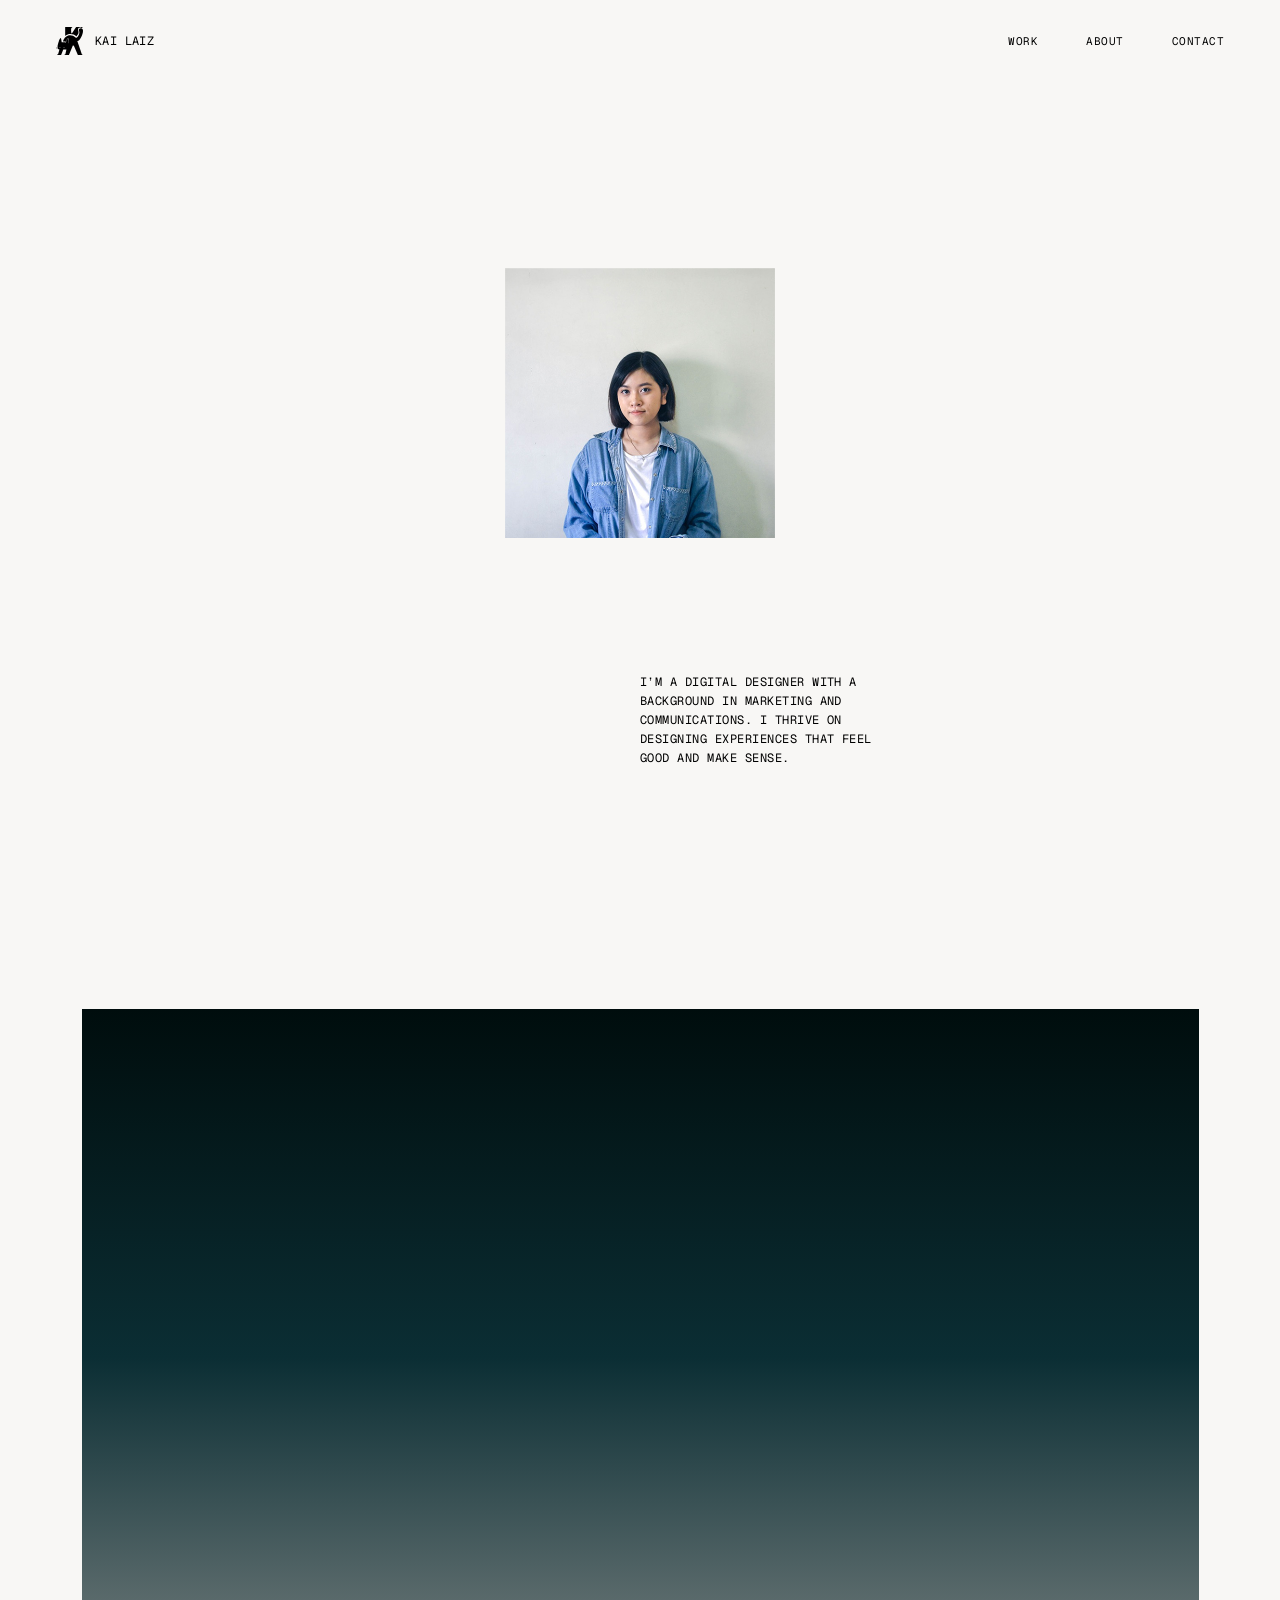
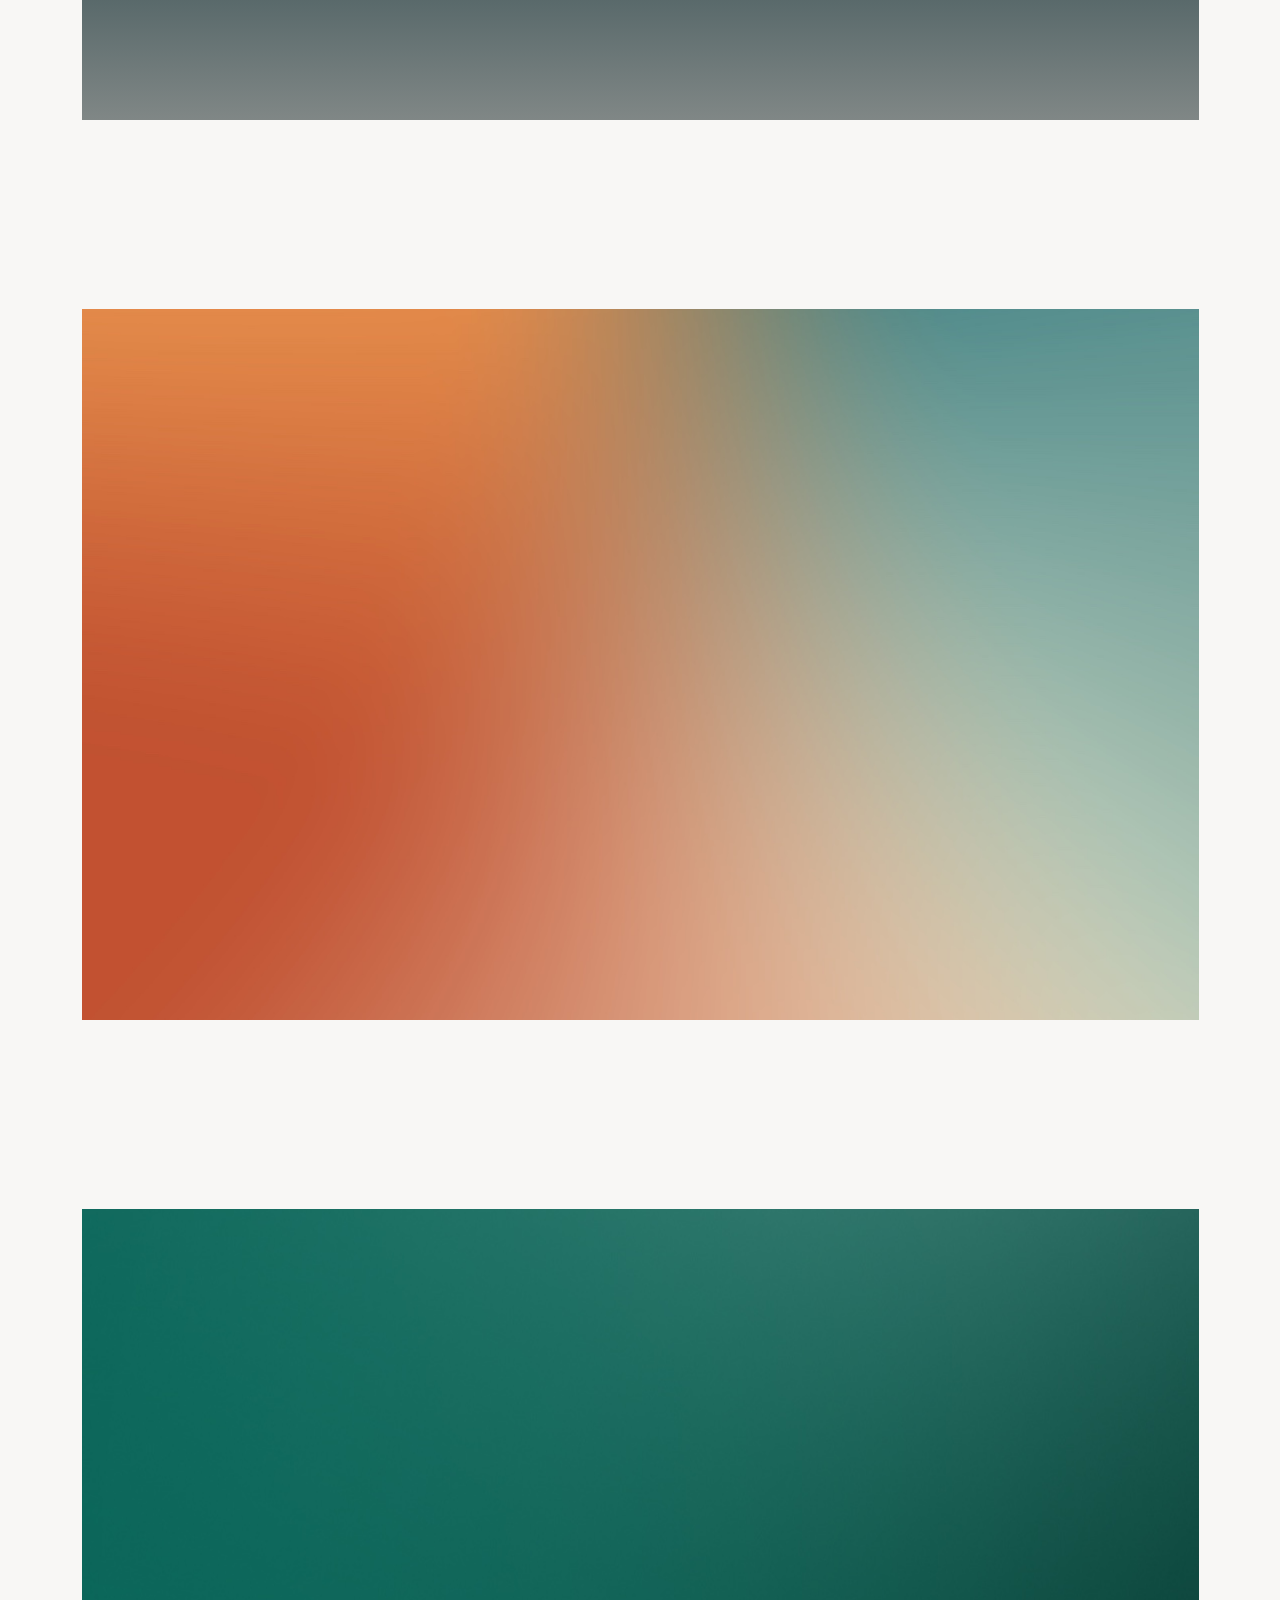
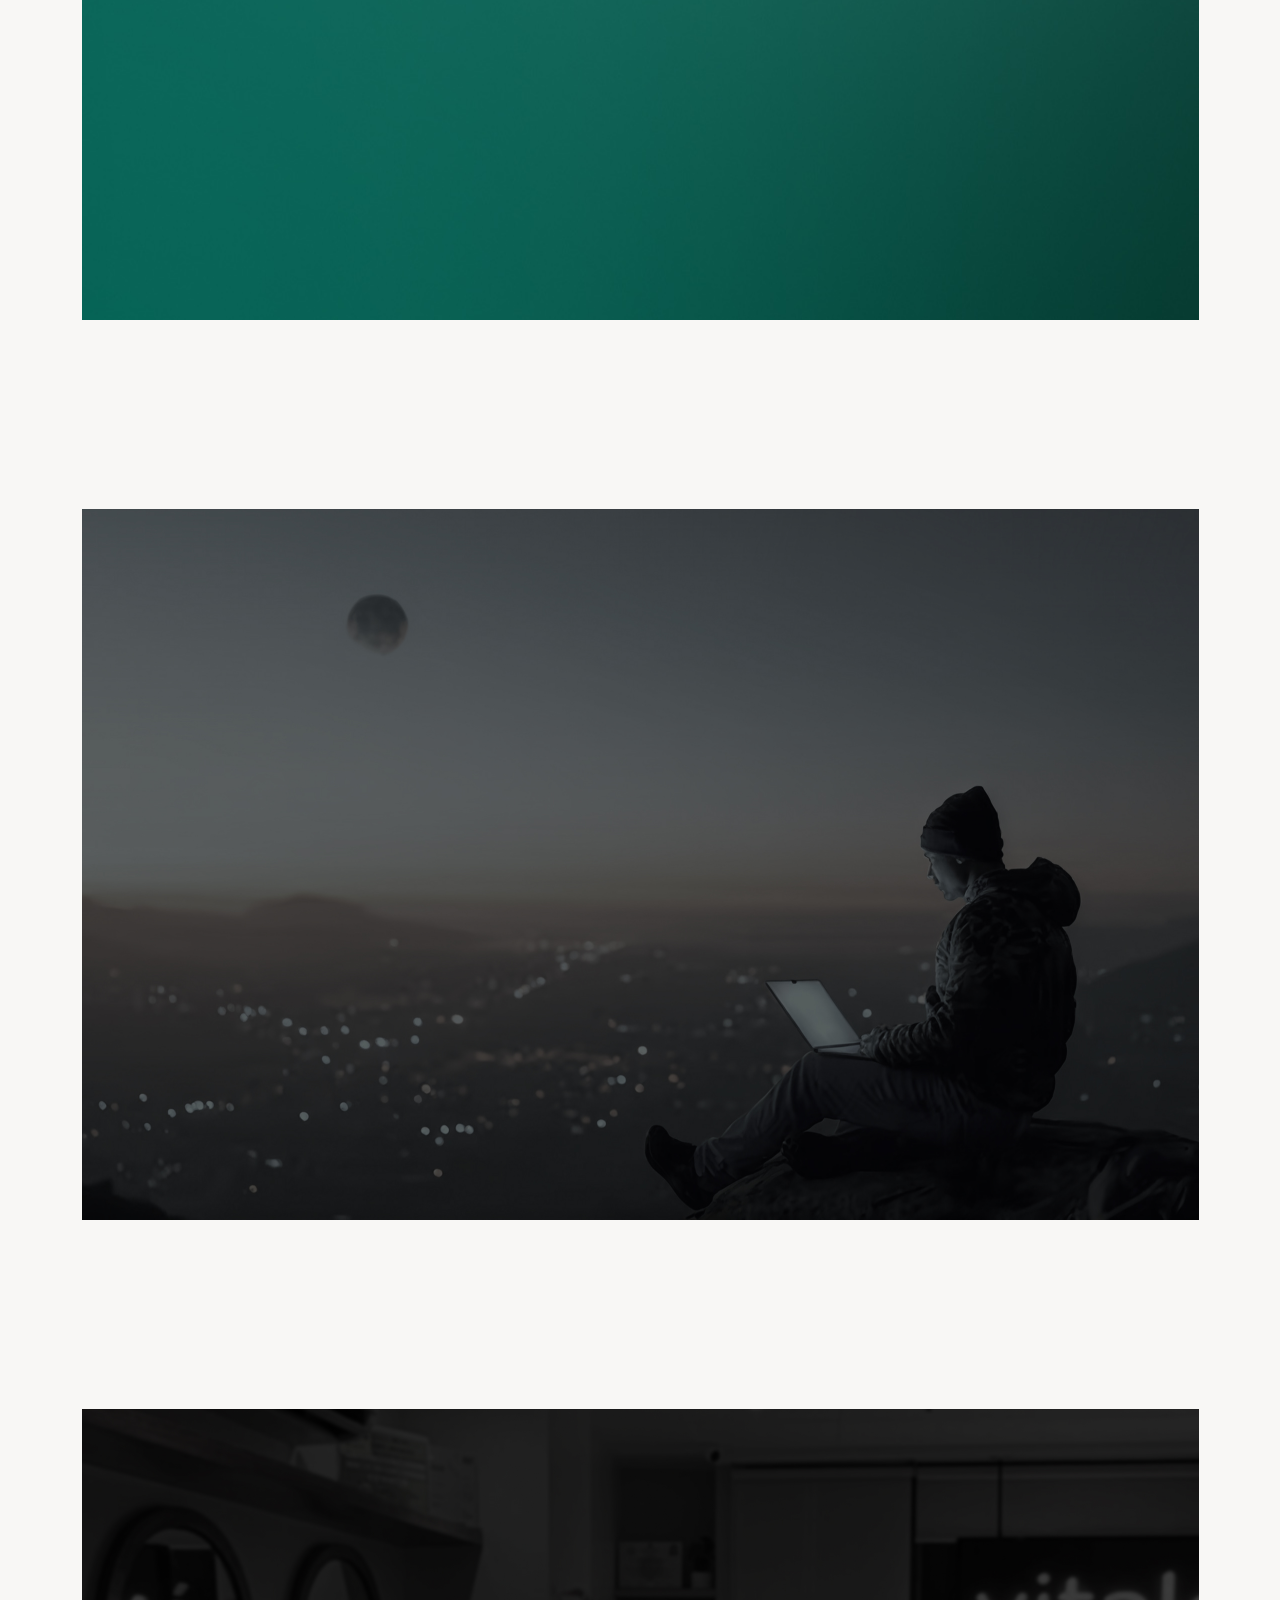
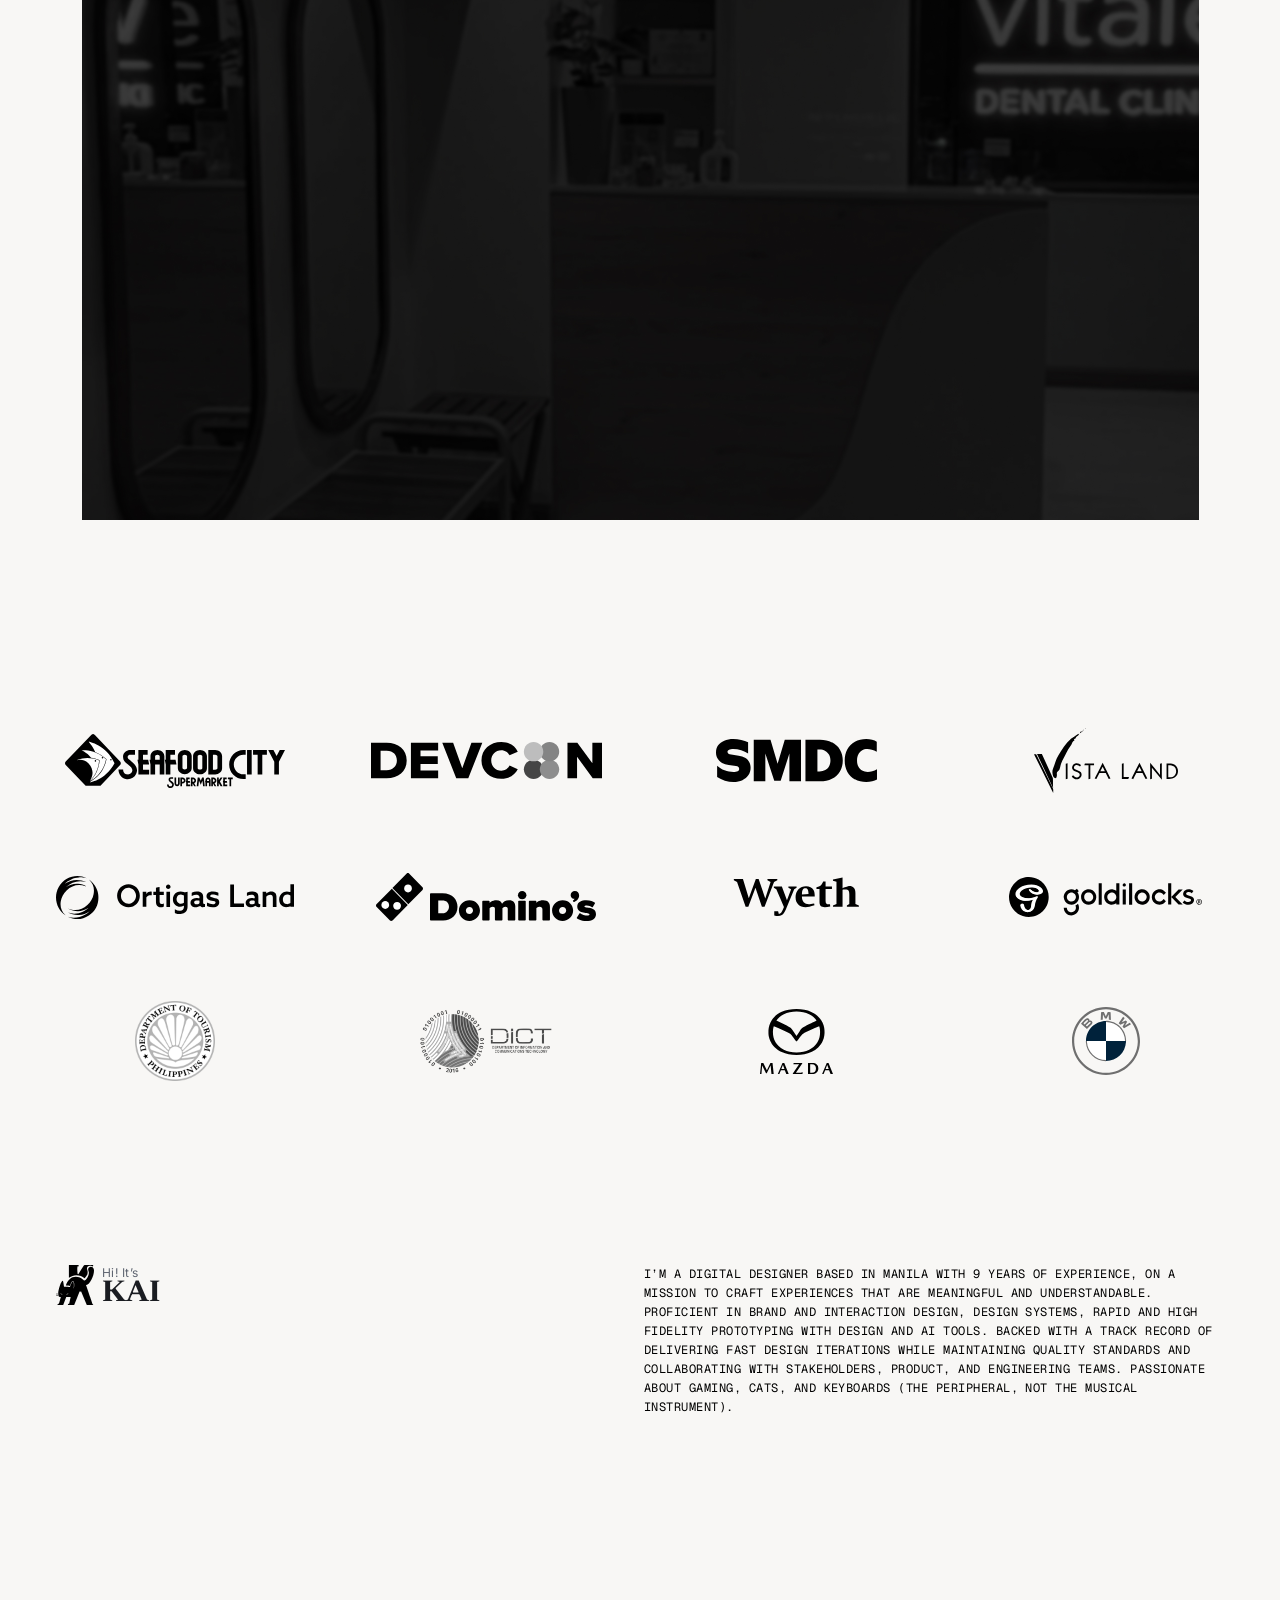
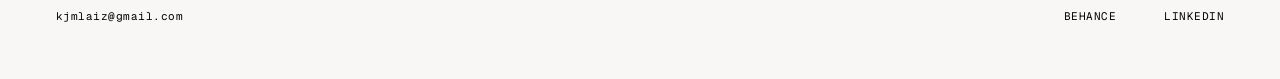
<file: index.html>
<!DOCTYPE html>
<html lang="en">
<head>
<meta charset="UTF-8" />
<meta name="viewport" content="width=device-width, initial-scale=1.0" />
<title>Kai Laiz — Digital Designer</title>
<link rel="preconnect" href="https://fonts.googleapis.com" />
<link rel="preconnect" href="https://fonts.gstatic.com" crossorigin />
<link href="https://fonts.googleapis.com/css2?family=Geist+Mono:wght@400;500&family=Inter:wght@400;500&family=Newsreader:opsz,wght@6..72,700&display=swap" rel="stylesheet" />
<link rel="stylesheet" href="styles.css" />
</head>
<body>

  <div class="above-fold">
    <header class="site-header">
      <div class="brand mono"><img class="brand__mark" src="assets/logo-mark.svg" alt="" /><span>Kai Laiz</span></div>
      <nav class="nav mono">
        <a href="#work">Work</a>
        <a href="#about">About</a>
        <a href="#contact">Contact</a>
      </nav>
    </header>

    <section class="hero" id="heroSection">
      <div class="hero__visual" id="heroVisual">
        <img id="heroThumb" class="hero__thumb" src="assets/hero-photo.png" alt="Portrait of Kai Laiz" />
        <img id="heroImage" class="hero__gallery" alt="" />
      </div>
      <p class="hero__tagline mono">I&rsquo;m a digital designer with a background in marketing and communications. I thrive on designing experiences that feel good and make sense.</p>
    </section>
  </div>

  <main>

    <section id="work" class="cases">

      <article class="case case--tinkoff case--hidden-heading">
        <a class="case__link" href="case-higala.html" style="display: contents;">
          <div class="case__heading mono">
            <span>Reinventing the Design Process with AI at Higala</span>
            <span>Fintech</span>
          </div>
          <div class="case__frame case__frame--tinkoff">
            <div class="case__mockup case__mockup--tinkoff">
              <img src="assets/tinkoff-mockup.png" alt="Higala app on MacBook and iPhone" />
            </div>
          </div>
        </a>
      </article>

      <article class="case case--hidden-heading">
        <a class="case__link" href="case-wideawake.html" style="display: contents;">
          <div class="case__heading mono">
            <span>Wide Awake Specialty Coffee Website</span>
            <span>E-commerce / Website</span>
          </div>
          <div class="case__frame case__frame--wideawake">
            <div class="case__mockup case__mockup--wideawake">
              <img src="assets/wideawake-mockup.png" alt="Wide Awake Specialty Coffee website shown in a browser window" />
            </div>
          </div>
        </a>
      </article>

      <article class="case case--hidden-heading">
        <a class="case__link" href="case-sfc.html" style="display: contents;">
          <div class="case__heading mono">
            <span>Building a Seamless Warehouse Operating System for Seafood City</span>
            <span>Enterprise / Logistics</span>
          </div>
          <div class="case__frame case__frame--sfc">
            <div class="case__mockup case__mockup--sfc">
              <img src="assets/sfc-device.png" alt="ScanSKU handheld barcode scanner device" />
            </div>
          </div>
        </a>
      </article>

      <article class="case case--hidden-heading">
        <a class="case__link" href="case-earnie.html" style="display: contents;">
          <div class="case__heading mono">
            <span>EARNie Brand Identity</span>
            <span>Branding / Fintech</span>
          </div>
          <div class="case__frame case__frame--earnie">
            <div class="case__mockup case__mockup--earnie">
              <img src="assets/earnie-logo.svg" alt="EARNie logo" />
            </div>
          </div>
        </a>
      </article>

      <article class="case case--hidden-heading case--locked" aria-disabled="true">
        <div class="case__heading mono">
          <span>Vitale Dental Clinic Brand Identity</span>
          <span>Branding / Healthcare</span>
        </div>
        <div class="case__frame case__frame--vitale" data-cursor="Coming Soon">
          <div class="case__mockup case__mockup--vitale">
            <img src="assets/vitale-logo.svg" alt="Vitale Dental Clinic logo" />
          </div>
        </div>
      </article>

    </section>

    <section class="logos">
      <div class="logos__grid">
        <div class="logo logo--seafoodcity"><img src="assets/logo-seafoodcity.svg" alt="Seafood City" /></div>
        <div class="logo logo--devcon"><img src="assets/logo-devcon.svg" alt="DEVCON" /></div>
        <div class="logo logo--smdc"><img src="assets/logo-smdc.svg" alt="SMDC" /></div>
        <div class="logo logo--vistaland">
          <img class="layer" src="assets/logo-vistaland-1.svg" alt="" />
          <img class="layer" src="assets/logo-vistaland-2.svg" alt="Vista Land" />
        </div>
        <div class="logo logo--ortigasland"><img src="assets/logo-ortigasland.svg" alt="Ortigas Land" /></div>
        <div class="logo logo--dominos">
          <img class="layer" src="assets/logo-dominos-1.svg" alt="" />
          <img class="layer" src="assets/logo-dominos-2.svg" alt="Domino's Pizza" />
        </div>
        <div class="logo logo--wyeth"><img src="assets/logo-wyeth.svg" alt="Wyeth" /></div>
        <div class="logo logo--goldilocks">
          <img class="layer" src="assets/logo-goldilocks-1.svg" alt="" />
          <img class="layer" src="assets/logo-goldilocks-2.svg" alt="Goldilocks" />
        </div>
        <div class="logo logo--dot"><img src="assets/logo-dot.png" alt="Department of Tourism" /></div>
        <div class="logo logo--dict"><img src="assets/logo-dict.png" alt="DICT" /></div>
        <div class="logo logo--mazda"><img src="assets/logo-mazda.svg" alt="Mazda" /></div>
        <div class="logo logo--bmw">
          <img class="layer" src="assets/logo-bmw-1.svg" alt="" />
          <img class="layer" src="assets/logo-bmw-2.svg" alt="" />
          <img class="layer" src="assets/logo-bmw-3.svg" alt="BMW" />
        </div>
      </div>
    </section>

    <section id="about" class="about">
      <div class="about__title">
        <img class="about__logo" src="assets/logo-about.svg" alt="About" />
        <div class="about__greeting">
          <span class="about__hi">Hi! It&rsquo;s</span>
          <span class="about__name">KAI</span>
        </div>
      </div>
      <p class="about__body mono">I&rsquo;m a digital designer based in Manila with 9 years of experience, on a mission to craft experiences that are meaningful and understandable. Proficient in brand and interaction design, design systems, rapid and high fidelity prototyping with design and AI tools. Backed with a track record of delivering fast design iterations while maintaining quality standards and collaborating with stakeholders, product, and engineering teams. Passionate about gaming, cats, and keyboards (the peripheral, not the musical instrument).</p>
    </section>
  </main>

  <footer id="contact" class="site-footer">
    <div class="footer__email mono"><a href="mailto:kjmlaiz@gmail.com">kjmlaiz@gmail.com</a></div>
    <nav class="footer__nav mono">
      <a href="https://www.behance.net/kailaiz" target="_blank" rel="noopener">Behance</a>
      <a href="https://www.linkedin.com/in/karyl-laiz-1228159b/" target="_blank" rel="noopener">LinkedIn</a>
    </nav>
  </footer>

  <div class="cursor-label mono" id="cursorLabel" aria-hidden="true"><span></span></div>

  <script src="script.js"></script>
</body>
</html>
</file>
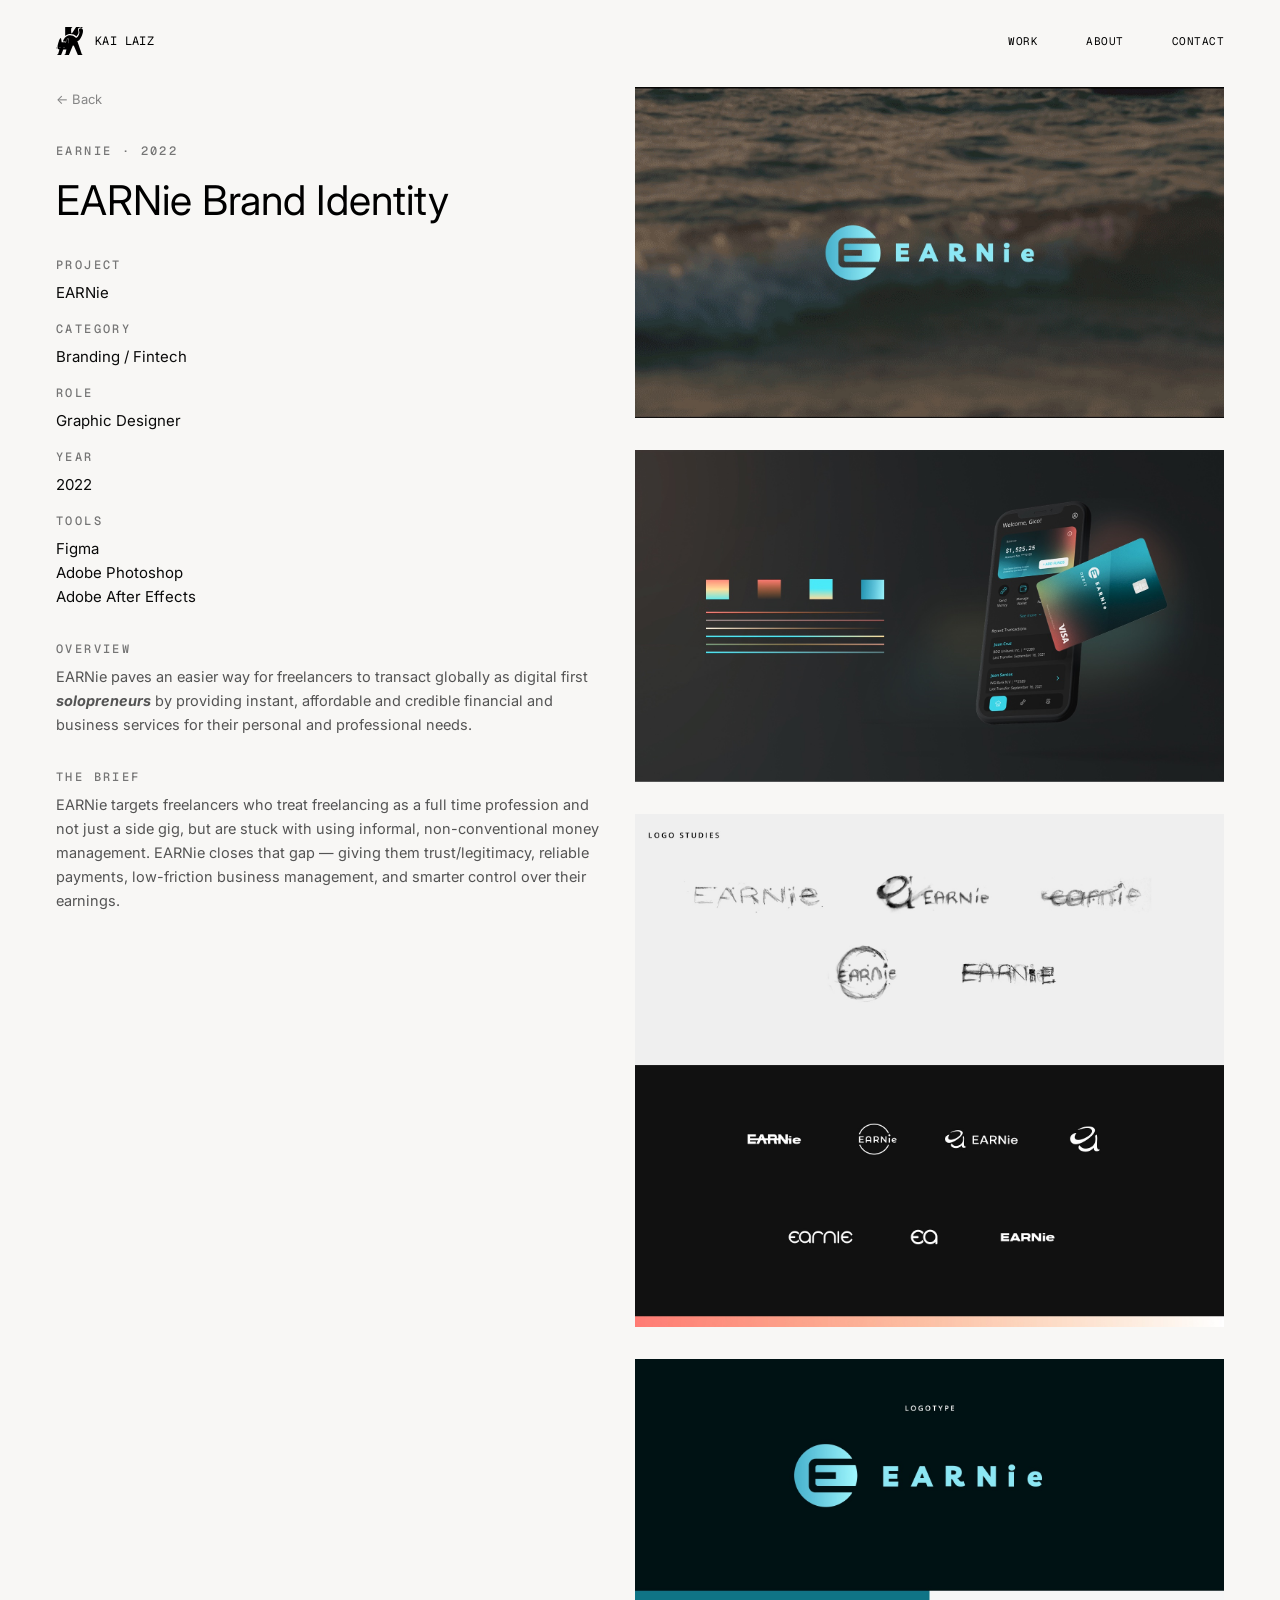
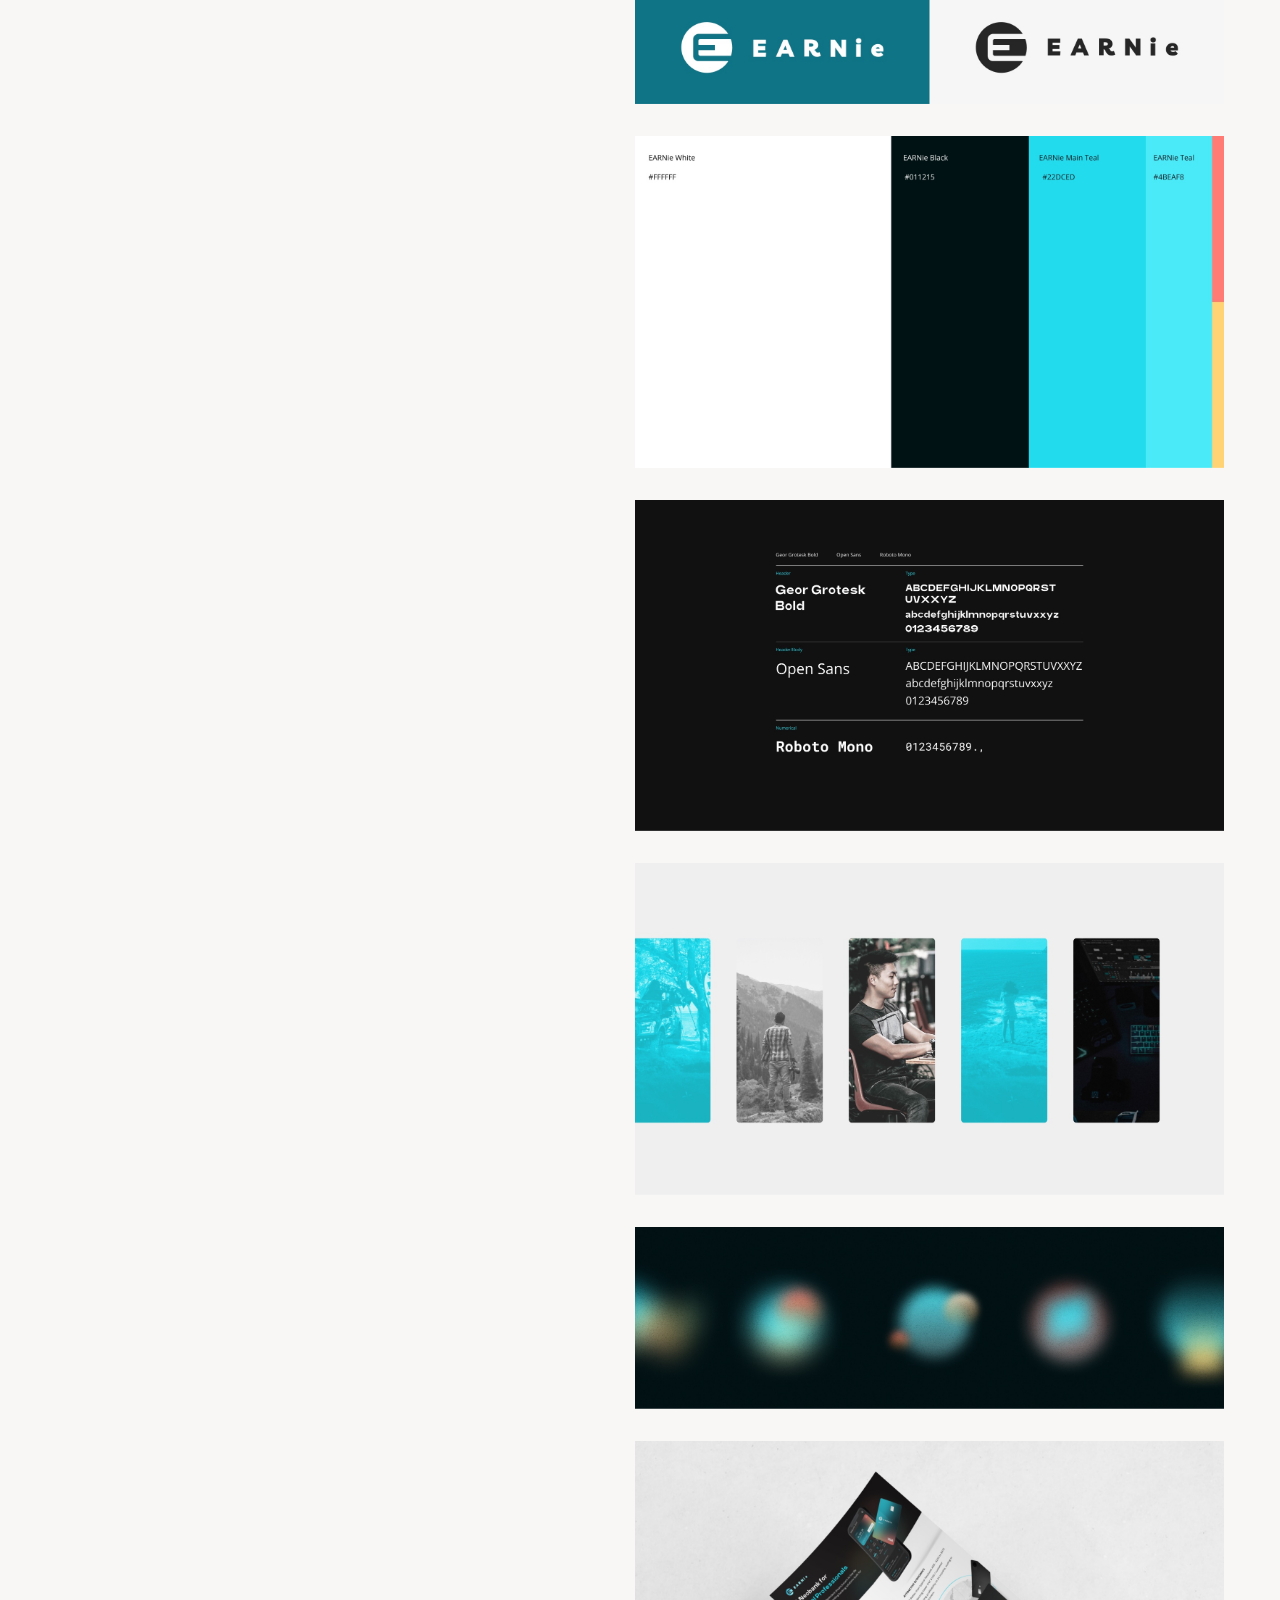
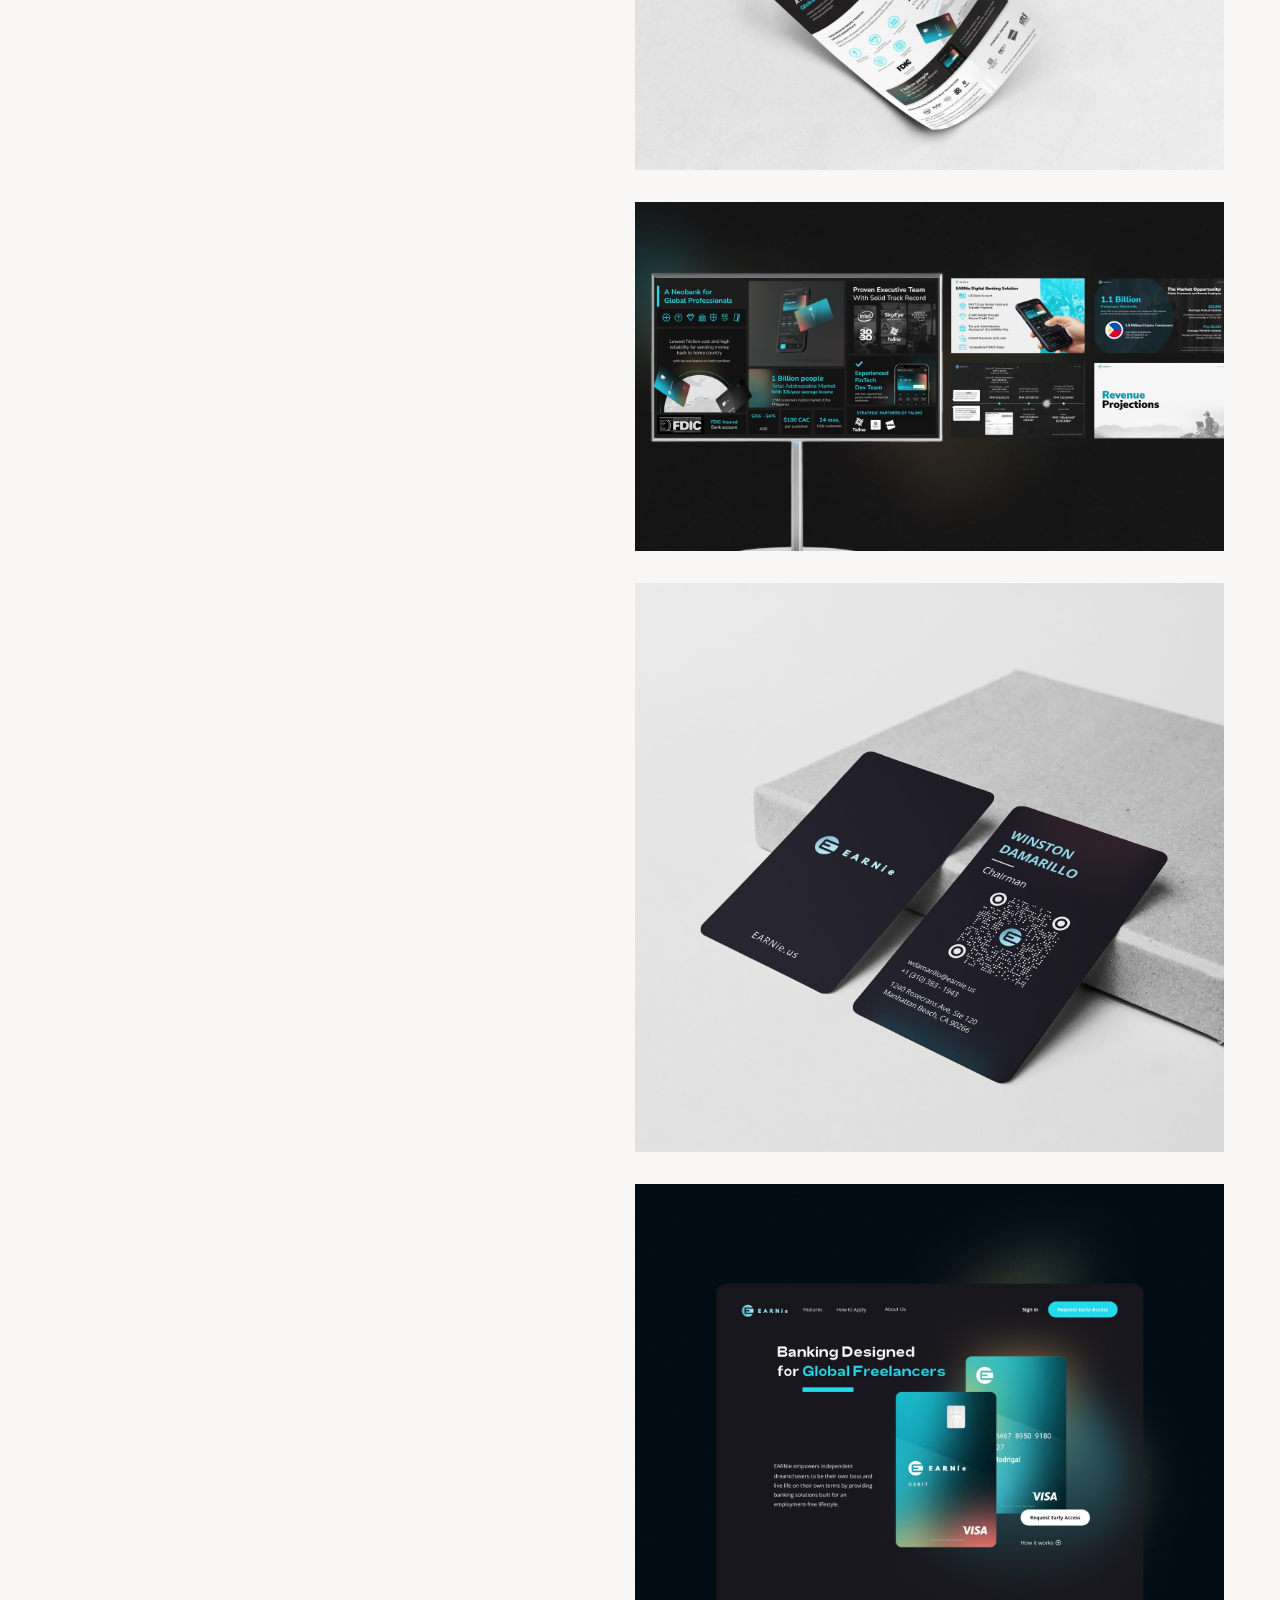
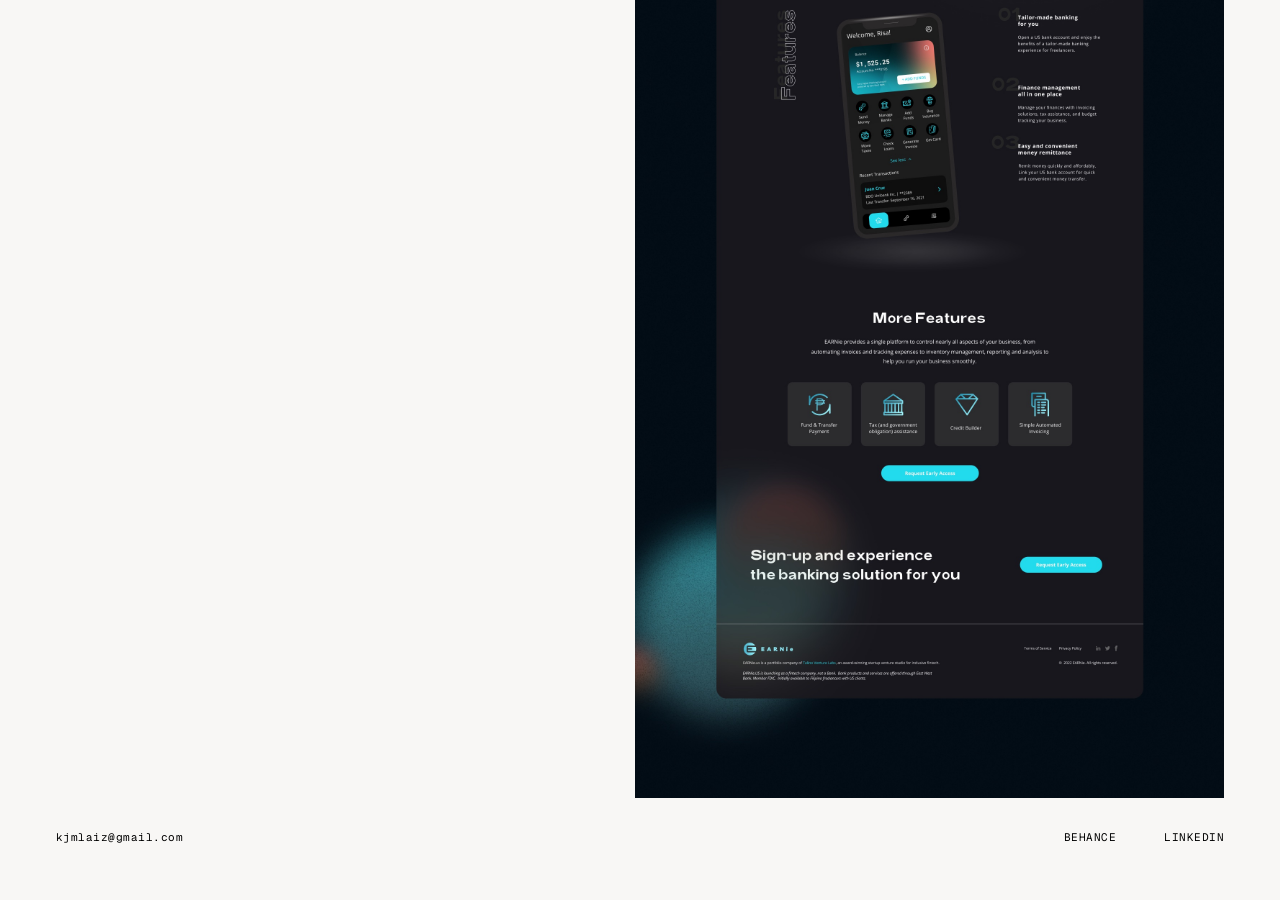
<file: case-earnie.html>
<!DOCTYPE html>
<html lang="en">
<head>
<meta charset="UTF-8" />
<meta name="viewport" content="width=device-width, initial-scale=1.0" />
<title>EARNie Brand Identity — Kai Laiz</title>
<link rel="preconnect" href="https://fonts.googleapis.com" />
<link rel="preconnect" href="https://fonts.gstatic.com" crossorigin />
<link href="https://fonts.googleapis.com/css2?family=Geist+Mono:wght@400;500&family=Inter:wght@400;500;600&display=swap" rel="stylesheet" />
<link rel="stylesheet" href="styles.css" />
</head>
<body>

  <header class="site-header">
    <div class="brand mono"><img class="brand__mark" src="assets/logo-mark.svg" alt="" /><span>Kai Laiz</span></div>
    <nav class="nav mono">
      <a href="index.html#work">Work</a>
      <a href="index.html#about">About</a>
      <a href="index.html#contact">Contact</a>
    </nav>
  </header>

  <main class="wa-case wa-case--wide">
    <aside class="wa-case__panel">
      <a class="case-study__back" href="index.html#work">&larr; Back</a>

      <div class="wa-case__intro">
        <p class="case-study__label">EARNie · 2022</p>
        <h1 class="case-study__title">EARNie Brand Identity</h1>
      </div>

      <div class="wa-case__meta">
        <div class="case-study__meta-item">
          <span class="case-study__label">Project</span>
          <span class="case-study__meta-value">EARNie</span>
        </div>
        <div class="case-study__meta-item">
          <span class="case-study__label">Category</span>
          <span class="case-study__meta-value">Branding / Fintech</span>
        </div>
        <div class="case-study__meta-item">
          <span class="case-study__label">Role</span>
          <span class="case-study__meta-value">Graphic Designer</span>
        </div>
        <div class="case-study__meta-item">
          <span class="case-study__label">Year</span>
          <span class="case-study__meta-value">2022</span>
        </div>
        <div class="case-study__meta-item">
          <span class="case-study__label">Tools</span>
          <span class="case-study__meta-value">Figma<br />Adobe Photoshop<br />Adobe After Effects</span>
        </div>
      </div>

      <div class="wa-case__section">
        <p class="case-study__label">Overview</p>
        <p class="case-study__body">EARNie paves an easier way for freelancers to transact globally as digital first <strong><em>solopreneurs</em></strong> by providing instant, affordable and credible financial and business services for their personal and professional needs.</p>
      </div>

      <div class="wa-case__section">
        <p class="case-study__label">The Brief</p>
        <p class="case-study__body">EARNie targets freelancers who treat freelancing as a full time profession and not just a side gig, but are stuck with using informal, non-conventional money management. EARNie closes that gap — giving them trust/legitimacy, reliable payments, low-friction business management, and smarter control over their earnings.</p>
        <p class="case-study__body">The brand taps into the culture of <strong><em>digital nomads,</em></strong> independent workers that value their time, freedom, and financial wellbeing.</p>
      </div>
    </aside>

    <div class="wa-case__visuals">
      <img src="assets/earnie-cover.jpg" alt="EARNie logo over a blurred wave photograph" />
      <img src="assets/earnie-gradients-app.jpg" alt="Gradient swatches alongside the EARNie app home screen and physical debit card" />
      <img src="assets/earnie-logo-studies.jpg" alt="Logo studies progressing from pencil sketches to digitized wordmark explorations" />
      <img src="assets/earnie-logo-variations.jpg" alt="The EARNie logotype shown on black, teal, and white backgrounds" />
      <img src="assets/earnie-color.jpg" alt="EARNie core color palette: white, black, main teal, and teal" />
      <img src="assets/earnie-typography.jpg" alt="Typography system: Geor Grotesk Bold, Open Sans, and Roboto Mono" />
      <img src="assets/earnie-photo-treatment.jpg" alt="Teal duotone photography treatment applied to lifestyle photos" />
      <img src="assets/earnie-pattern.jpg" alt="Soft gradient orb pattern used as a background texture" />
      <img src="assets/earnie-onepager.jpg" alt="Investor one-pager describing EARNie as a neobank for global professionals" />
      <img src="assets/earnie-pitch-deck.jpg" alt="Brand applied across the investor pitch deck, showing market sizing and product screens" />
      <img src="assets/earnie-business-card.jpg" alt="EARNie business card mock-up with a scannable QR code" />
      <img src="assets/earnie-landing-page.jpg" alt="EARNie marketing website homepage: Banking designed for global freelancers" />
    </div>
  </main>

  <footer id="contact" class="site-footer">
    <div class="footer__email mono"><a href="mailto:kjmlaiz@gmail.com">kjmlaiz@gmail.com</a></div>
    <nav class="footer__nav mono">
      <a href="https://www.behance.net/kailaiz" target="_blank" rel="noopener">Behance</a>
      <a href="https://www.linkedin.com/in/karyl-laiz-1228159b/" target="_blank" rel="noopener">LinkedIn</a>
    </nav>
  </footer>

</body>
</html>
</file>
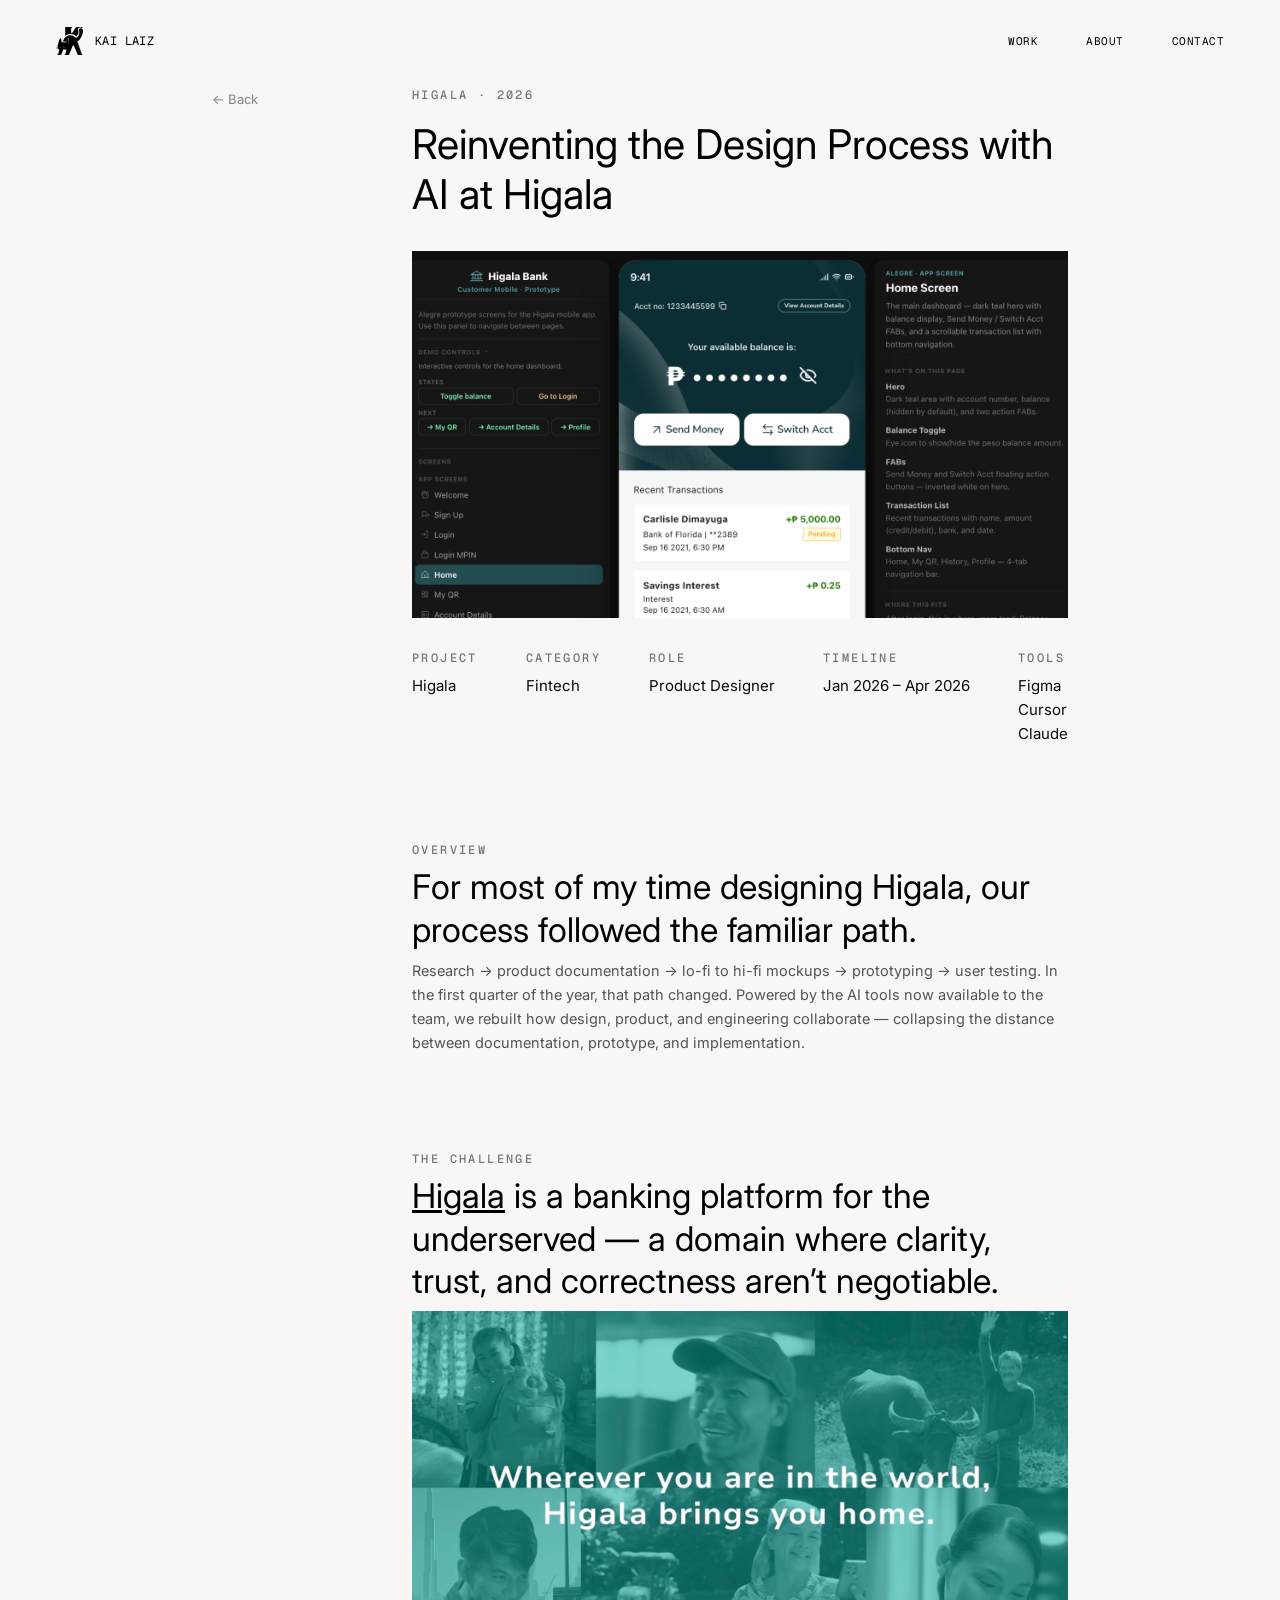
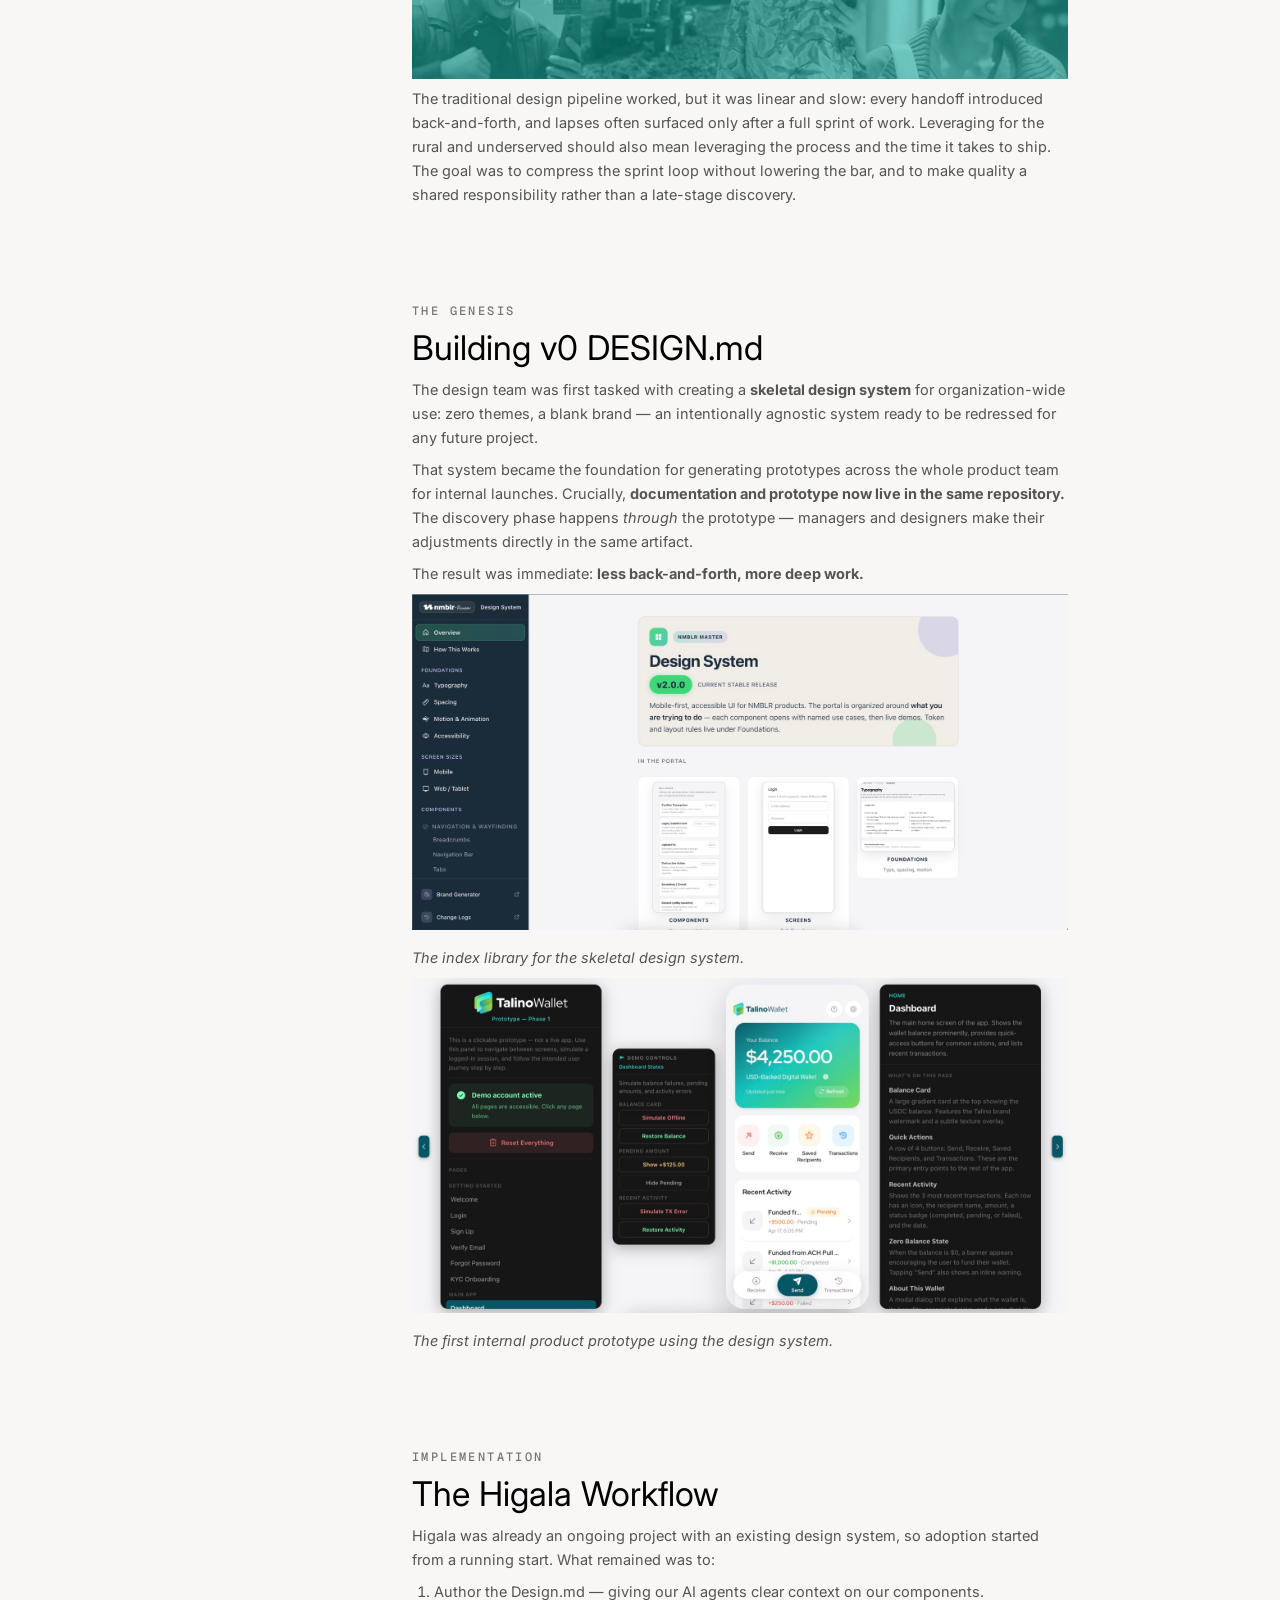
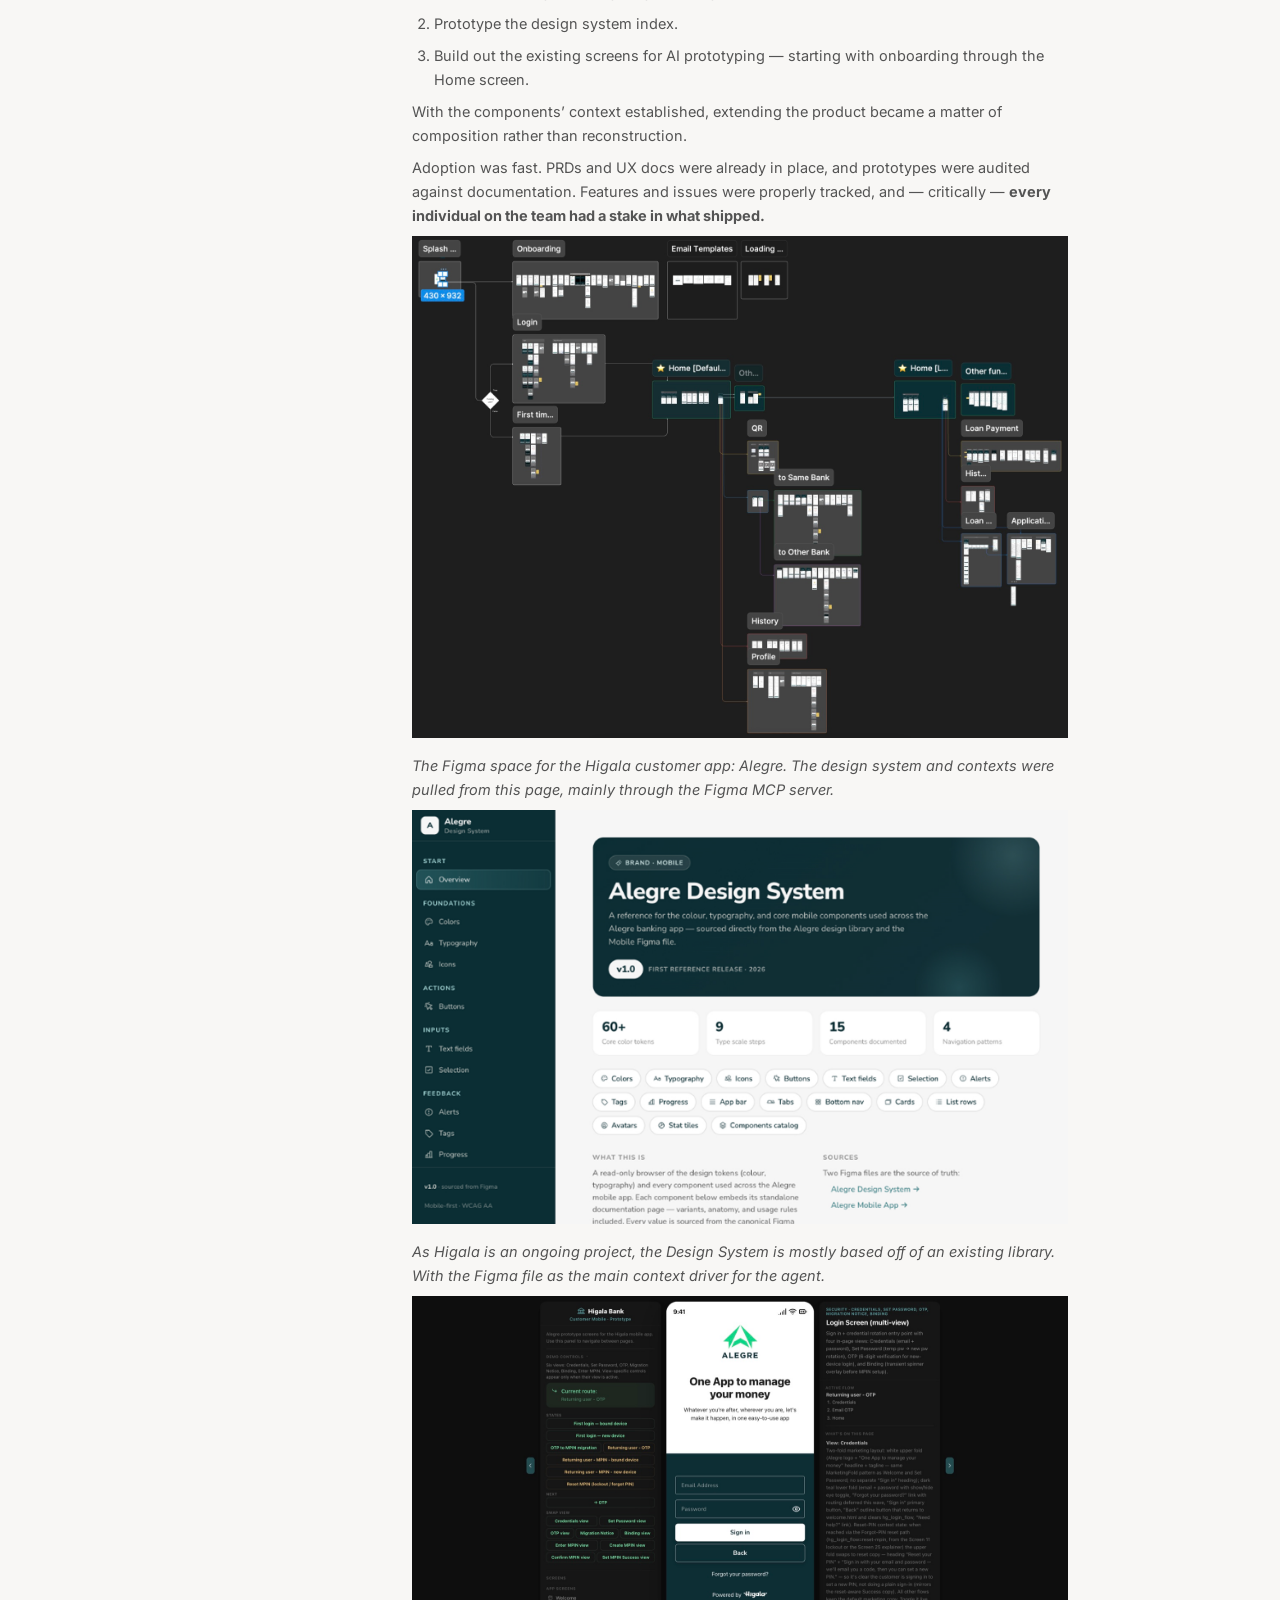
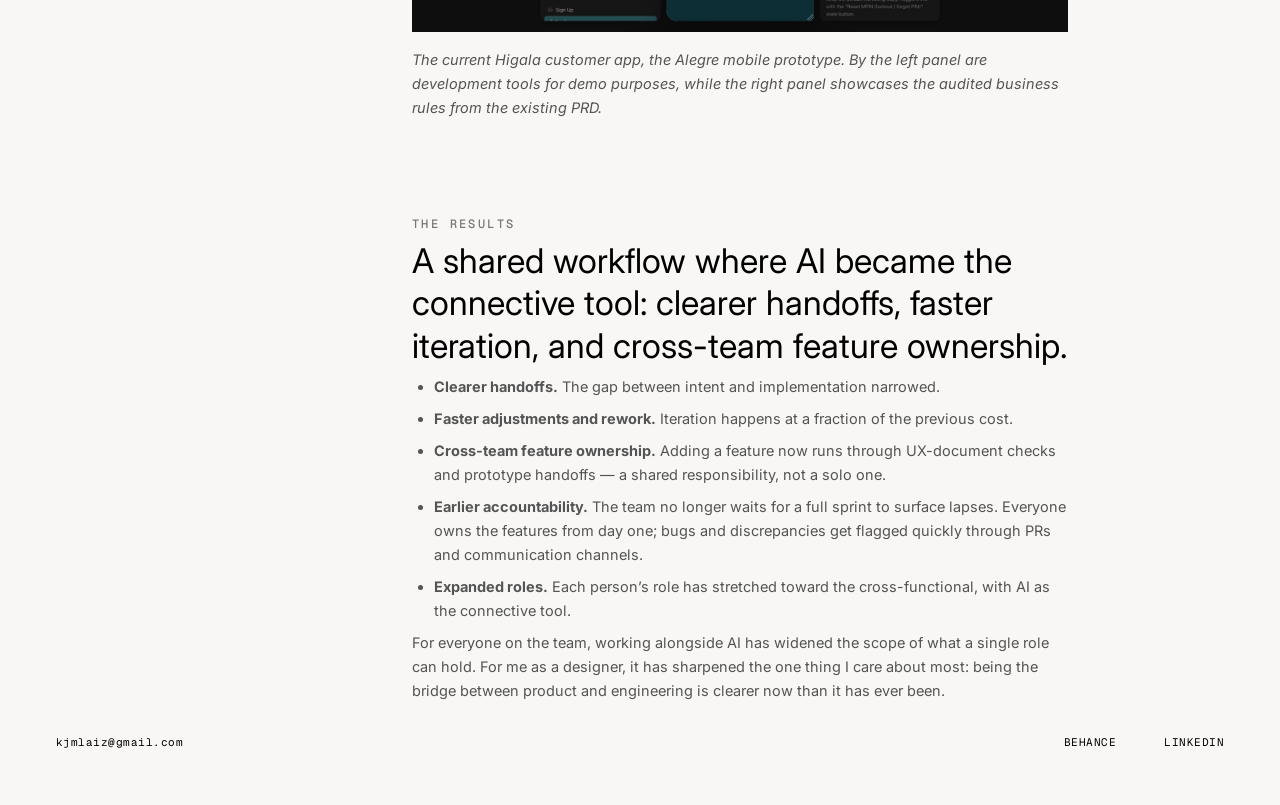
<file: case-higala.html>
<!DOCTYPE html>
<html lang="en">
<head>
<meta charset="UTF-8" />
<meta name="viewport" content="width=device-width, initial-scale=1.0" />
<title>Reinventing the Design Process with AI at Higala — Kai Laiz</title>
<link rel="preconnect" href="https://fonts.googleapis.com" />
<link rel="preconnect" href="https://fonts.gstatic.com" crossorigin />
<link href="https://fonts.googleapis.com/css2?family=Geist+Mono:wght@400;500&family=Inter:wght@400;500;600&display=swap" rel="stylesheet" />
<link rel="stylesheet" href="styles.css" />
</head>
<body>

  <header class="site-header">
    <div class="brand mono"><img class="brand__mark" src="assets/logo-mark.svg" alt="" /><span>Kai Laiz</span></div>
    <nav class="nav mono">
      <a href="index.html#work">Work</a>
      <a href="index.html#about">About</a>
      <a href="index.html#contact">Contact</a>
    </nav>
  </header>

  <main class="case-study">
    <aside class="case-study__rail">
      <a class="case-study__back" href="index.html#work">&larr; Back</a>
    </aside>

    <article class="case-study__content">

      <div class="case-study__header">
        <div class="case-study__intro">
          <p class="case-study__label">Higala · 2026</p>
          <h1 class="case-study__title">Reinventing the Design Process with AI at Higala</h1>
        </div>

        <div class="case-study__hero">
          <img src="assets/higala-hero.jpg" alt="Higala Bank home screen prototype shown across desktop and mobile" />
        </div>

        <div class="case-study__meta">
          <div class="case-study__meta-item">
            <span class="case-study__label">Project</span>
            <span class="case-study__meta-value">Higala</span>
          </div>
          <div class="case-study__meta-item">
            <span class="case-study__label">Category</span>
            <span class="case-study__meta-value">Fintech</span>
          </div>
          <div class="case-study__meta-item">
            <span class="case-study__label">Role</span>
            <span class="case-study__meta-value">Product Designer</span>
          </div>
          <div class="case-study__meta-item">
            <span class="case-study__label">Timeline</span>
            <span class="case-study__meta-value">Jan 2026 – Apr 2026</span>
          </div>
          <div class="case-study__meta-item">
            <span class="case-study__label">Tools</span>
            <span class="case-study__meta-value">Figma<br />Cursor<br />Claude</span>
          </div>
        </div>
      </div>

      <div class="case-study__section">
        <p class="case-study__label">Overview</p>
        <h2 class="case-study__heading">For most of my time designing Higala, our process followed the familiar path.</h2>
        <p class="case-study__body">Research &rarr; product documentation &rarr; lo-fi to hi-fi mockups &rarr; prototyping &rarr; user testing. In the first quarter of the year, that path changed. Powered by the AI tools now available to the team, we rebuilt how design, product, and engineering collaborate — collapsing the distance between documentation, prototype, and implementation.</p>
      </div>

      <div class="case-study__section">
        <p class="case-study__label">The Challenge</p>
        <h2 class="case-study__heading"><a href="https://www.higala.ph/" target="_blank" rel="noopener">Higala</a> is a banking platform for the underserved — a domain where clarity, trust, and correctness aren&rsquo;t negotiable.</h2>
        <figure class="case-study__figure">
          <img src="assets/higala-challenge.jpg" alt="Campaign still reading: wherever you are in the world, Higala brings you home" />
        </figure>
        <p class="case-study__body">The traditional design pipeline worked, but it was linear and slow: every handoff introduced back-and-forth, and lapses often surfaced only after a full sprint of work. Leveraging for the rural and underserved should also mean leveraging the process and the time it takes to ship. The goal was to compress the sprint loop without lowering the bar, and to make quality a shared responsibility rather than a late-stage discovery.</p>
      </div>

      <div class="case-study__section">
        <p class="case-study__label">The Genesis</p>
        <h2 class="case-study__heading">Building v0 DESIGN.md</h2>
        <p class="case-study__body">The design team was first tasked with creating a <strong>skeletal design system</strong> for organization-wide use: zero themes, a blank brand — an intentionally agnostic system ready to be redressed for any future project.</p>
        <p class="case-study__body">That system became the foundation for generating prototypes across the whole product team for internal launches. Crucially, <strong>documentation and prototype now live in the same repository.</strong> The discovery phase happens <em>through</em> the prototype — managers and designers make their adjustments directly in the same artifact.</p>
        <p class="case-study__body">The result was immediate: <strong>less back-and-forth, more deep work.</strong></p>

        <figure class="case-study__figure">
          <img src="assets/higala-genesis-index.jpg" alt="Index library overview of the skeletal design system" />
          <figcaption class="case-study__caption">The index library for the skeletal design system.</figcaption>
        </figure>

        <figure class="case-study__figure">
          <img src="assets/higala-genesis-prototype.jpg" alt="TalinoWallet prototype built on the skeletal design system" />
          <figcaption class="case-study__caption">The first internal product prototype using the design system.</figcaption>
        </figure>
      </div>

      <div class="case-study__section">
        <p class="case-study__label">Implementation</p>
        <h2 class="case-study__heading">The Higala Workflow</h2>
        <p class="case-study__body">Higala was already an ongoing project with an existing design system, so adoption started from a running start. What remained was to:</p>
        <ol class="case-study__list">
          <li>Author the Design.md — giving our AI agents clear context on our components.</li>
          <li>Prototype the design system index.</li>
          <li>Build out the existing screens for AI prototyping — starting with onboarding through the Home screen.</li>
        </ol>
        <p class="case-study__body">With the components&rsquo; context established, extending the product became a matter of composition rather than reconstruction.</p>
        <p class="case-study__body">Adoption was fast. PRDs and UX docs were already in place, and prototypes were audited against documentation. Features and issues were properly tracked, and — critically — <strong>every individual on the team had a stake in what shipped.</strong></p>

        <figure class="case-study__figure">
          <img src="assets/higala-workflow-figma.jpg" alt="Figma flow map of the Higala customer app screens" />
          <figcaption class="case-study__caption">The Figma space for the Higala customer app: Alegre. The design system and contexts were pulled from this page, mainly through the Figma MCP server.</figcaption>
        </figure>

        <figure class="case-study__figure">
          <div class="case-study__figure-crop">
            <img src="assets/higala-workflow-scroll.jpg" alt="Alegre design system documentation, showing color and component foundations" />
          </div>
          <figcaption class="case-study__caption">As Higala is an ongoing project, the Design System is mostly based off of an existing library. With the Figma file as the main context driver for the agent.</figcaption>
        </figure>

        <figure class="case-study__figure">
          <img src="assets/higala-workflow-prototype.jpg" alt="Alegre mobile prototype login screen with development tools and PRD business rules panels" />
          <figcaption class="case-study__caption">The current Higala customer app, the Alegre mobile prototype. By the left panel are development tools for demo purposes, while the right panel showcases the audited business rules from the existing PRD.</figcaption>
        </figure>
      </div>

      <div class="case-study__section">
        <p class="case-study__label">The Results</p>
        <h2 class="case-study__heading">A shared workflow where AI became the connective tool: clearer handoffs, faster iteration, and cross-team feature ownership.</h2>
        <ul class="case-study__list">
          <li><strong>Clearer handoffs.</strong> The gap between intent and implementation narrowed.</li>
          <li><strong>Faster adjustments and rework.</strong> Iteration happens at a fraction of the previous cost.</li>
          <li><strong>Cross-team feature ownership.</strong> Adding a feature now runs through UX-document checks and prototype handoffs — a shared responsibility, not a solo one.</li>
          <li><strong>Earlier accountability.</strong> The team no longer waits for a full sprint to surface lapses. Everyone owns the features from day one; bugs and discrepancies get flagged quickly through PRs and communication channels.</li>
          <li><strong>Expanded roles.</strong> Each person&rsquo;s role has stretched toward the cross-functional, with AI as the connective tool.</li>
        </ul>
        <p class="case-study__body">For everyone on the team, working alongside AI has widened the scope of what a single role can hold. For me as a designer, it has sharpened the one thing I care about most: being the bridge between product and engineering is clearer now than it has ever been.</p>
      </div>

    </article>
  </main>

  <footer id="contact" class="site-footer">
    <div class="footer__email mono"><a href="mailto:kjmlaiz@gmail.com">kjmlaiz@gmail.com</a></div>
    <nav class="footer__nav mono">
      <a href="https://www.behance.net/kailaiz" target="_blank" rel="noopener">Behance</a>
      <a href="https://www.linkedin.com/in/karyl-laiz-1228159b/" target="_blank" rel="noopener">LinkedIn</a>
    </nav>
  </footer>

</body>
</html>
</file>
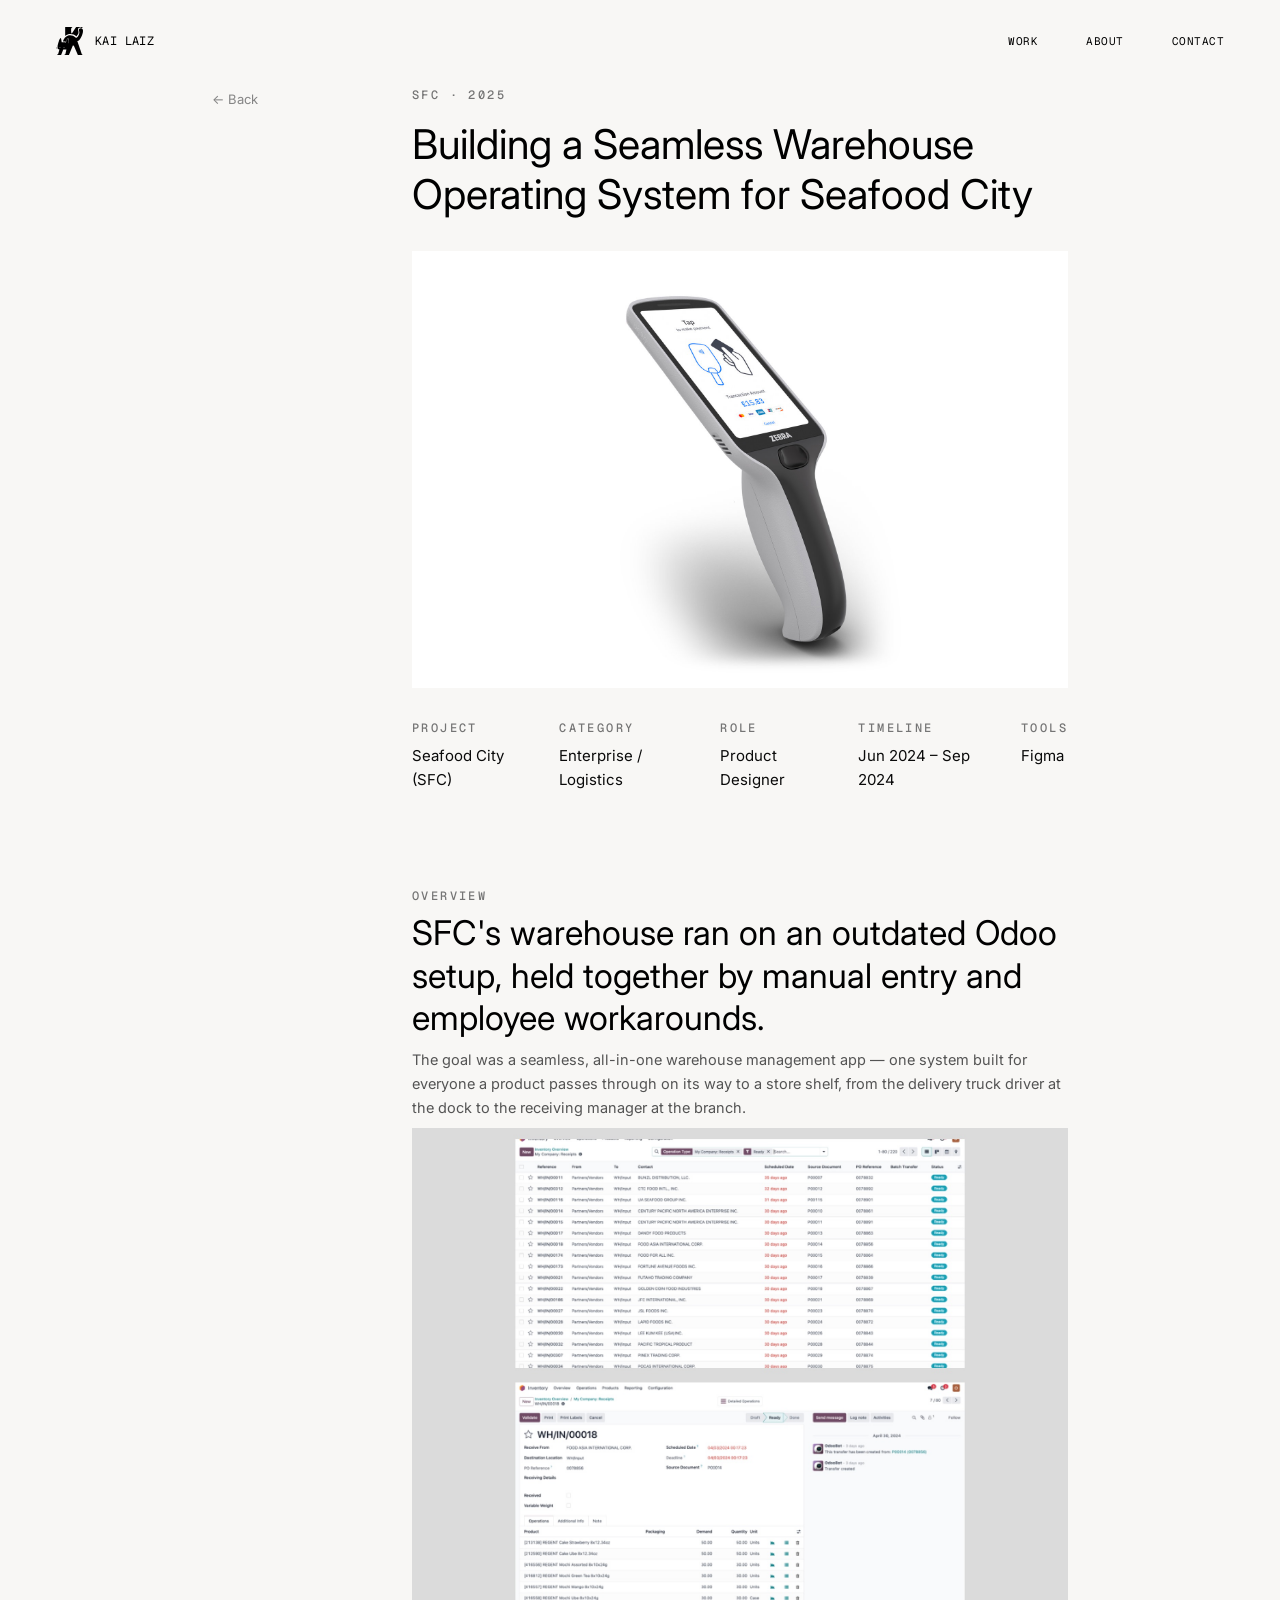
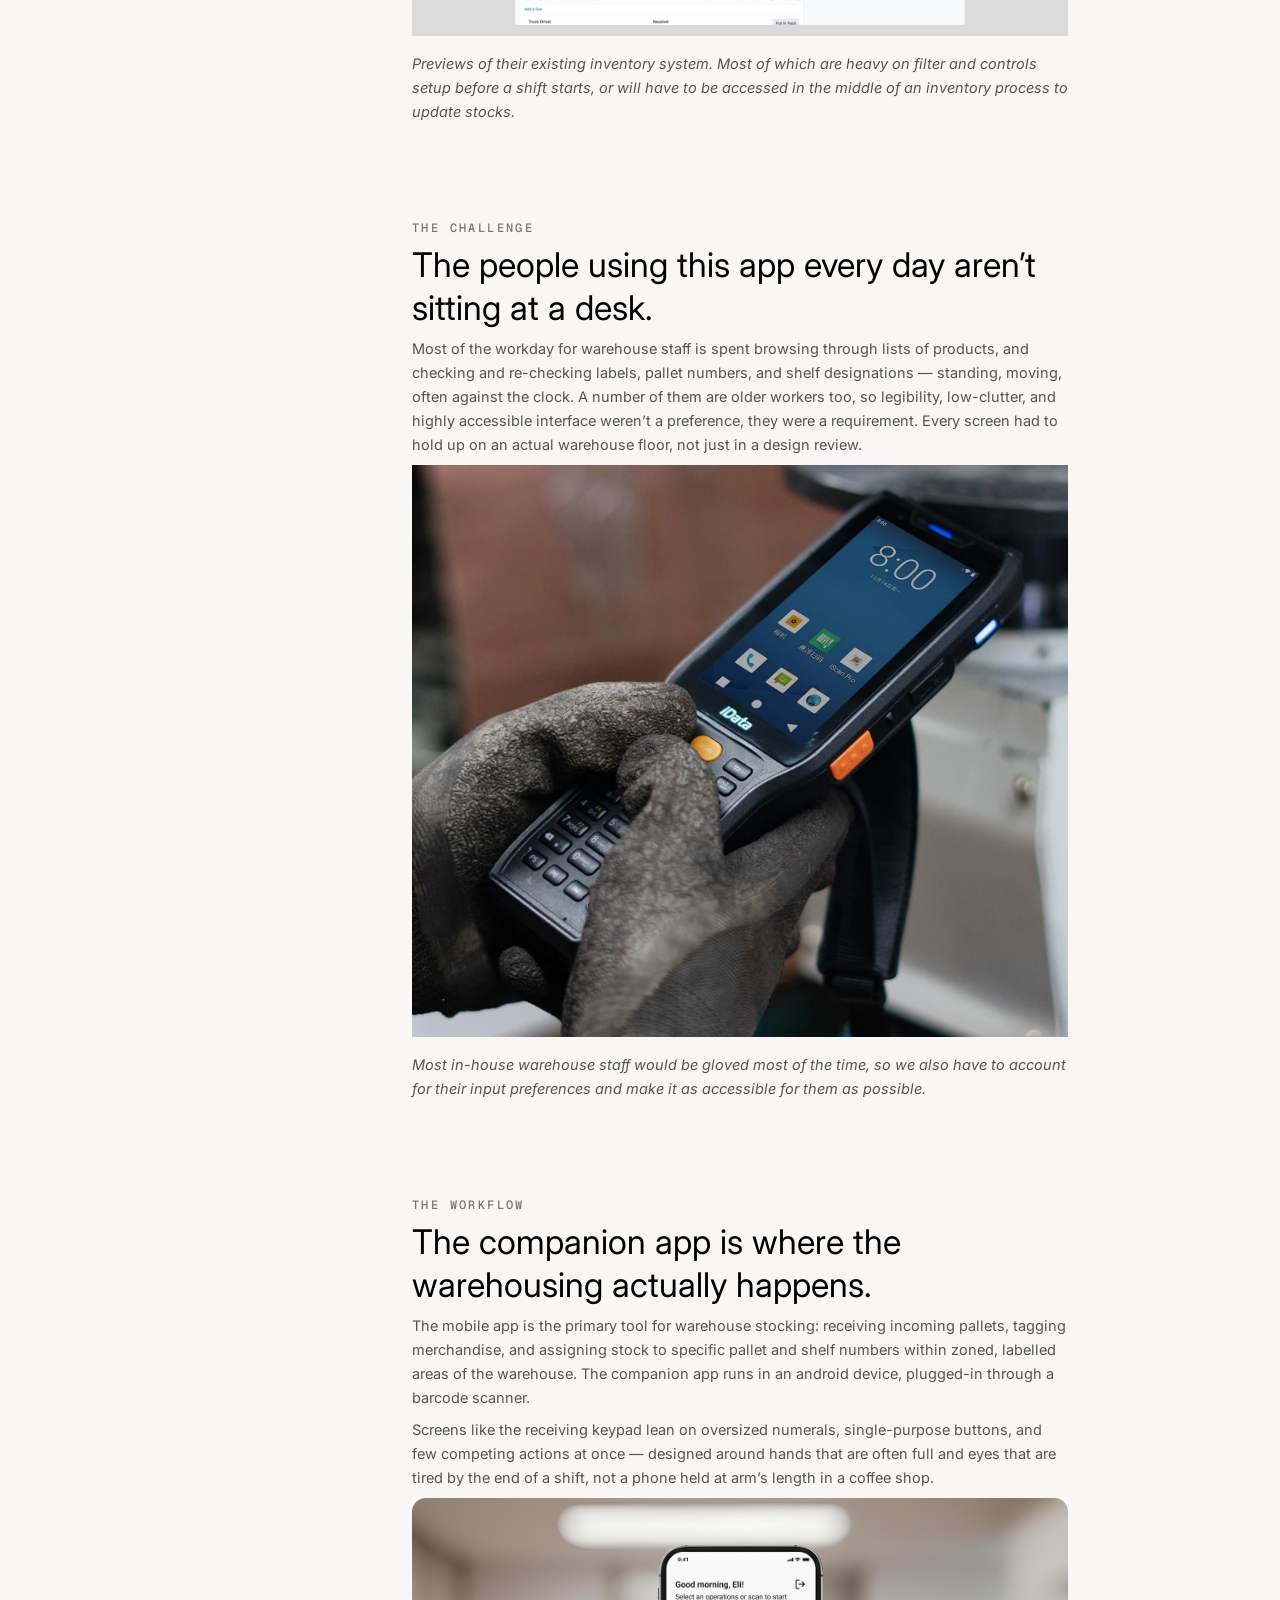
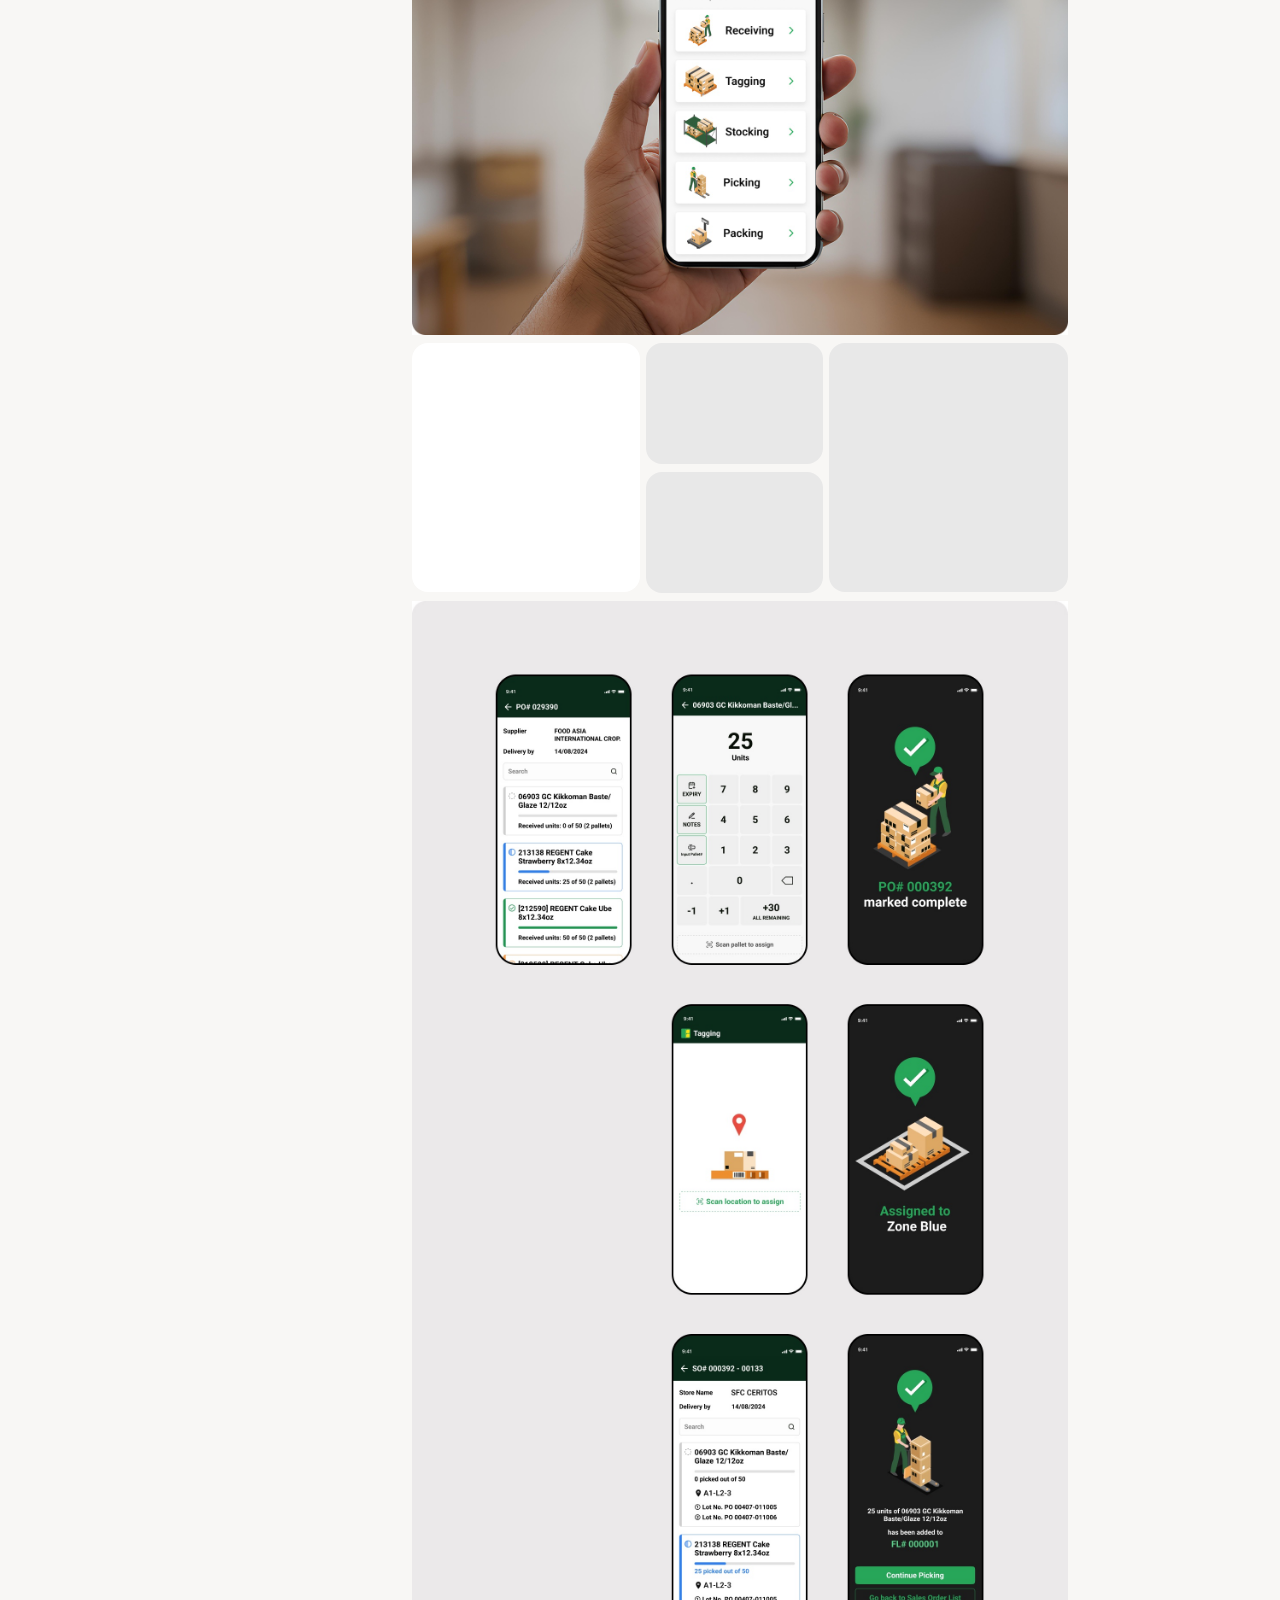
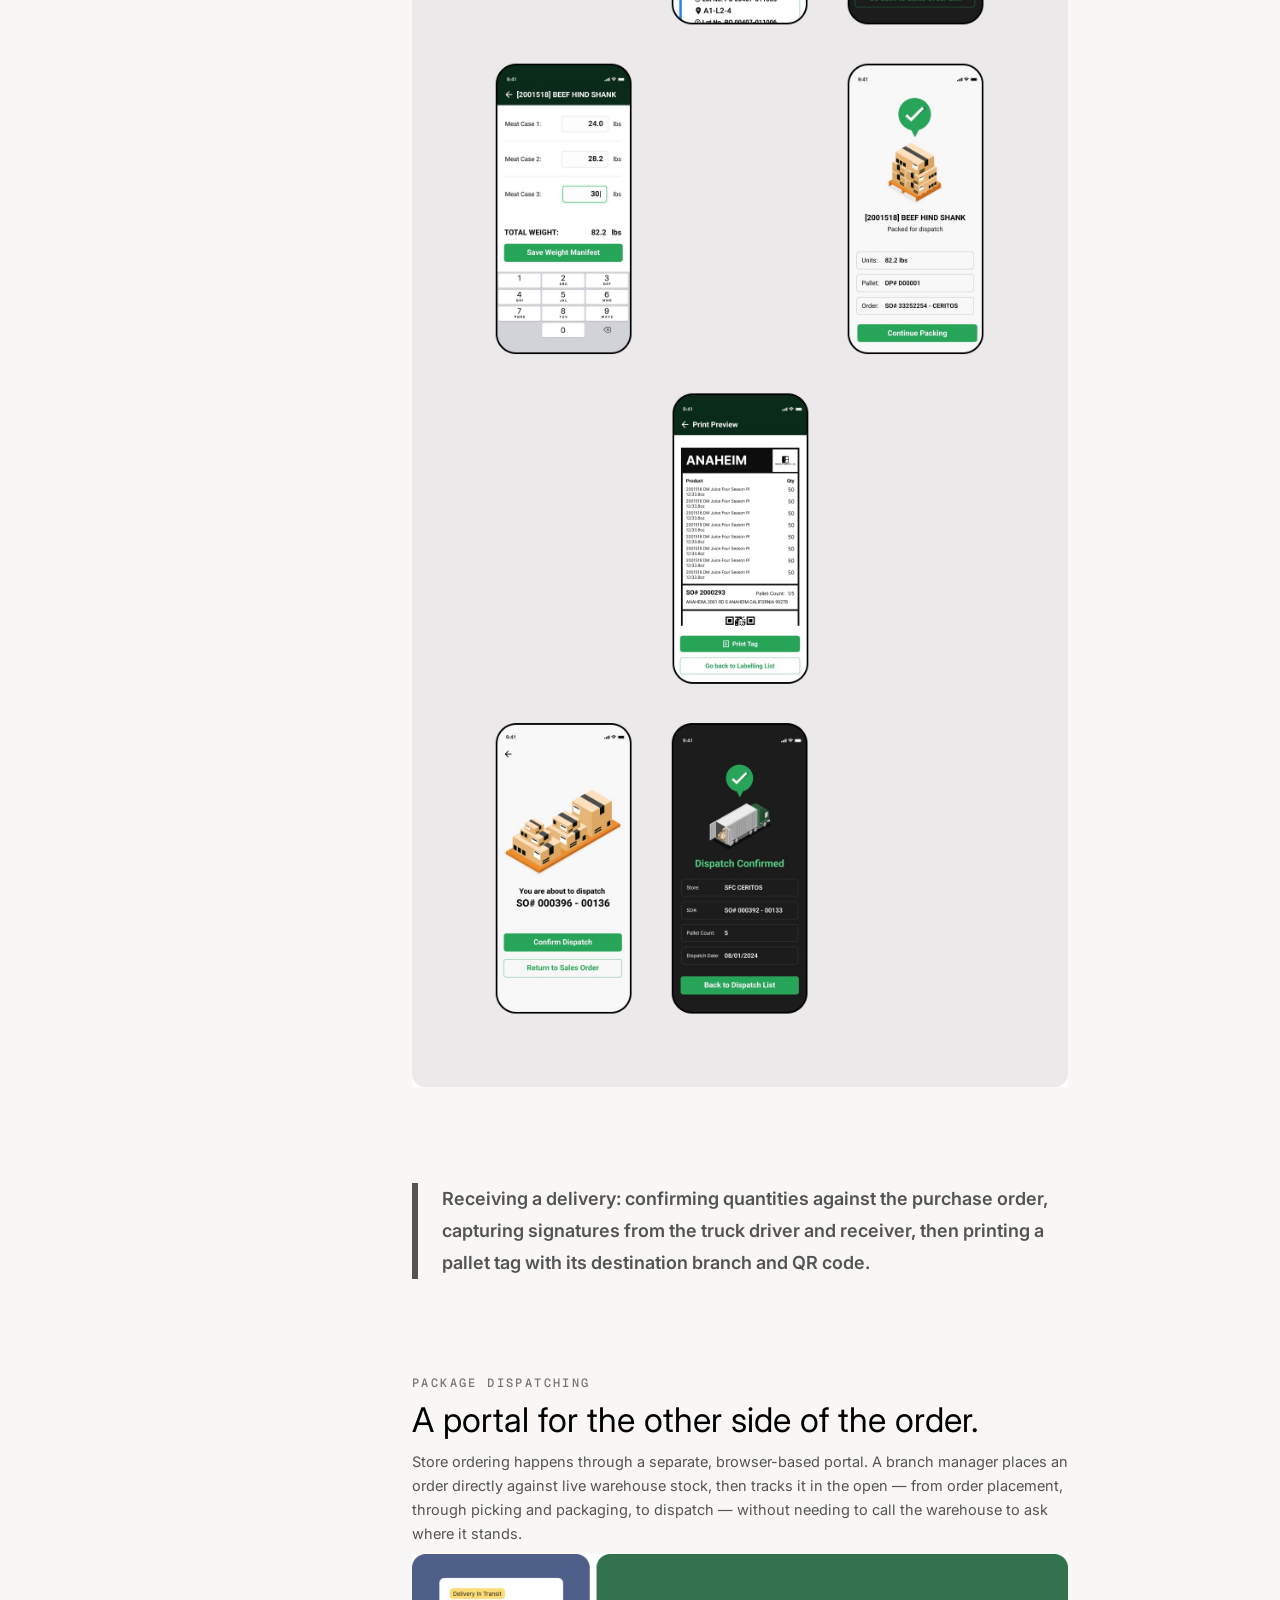
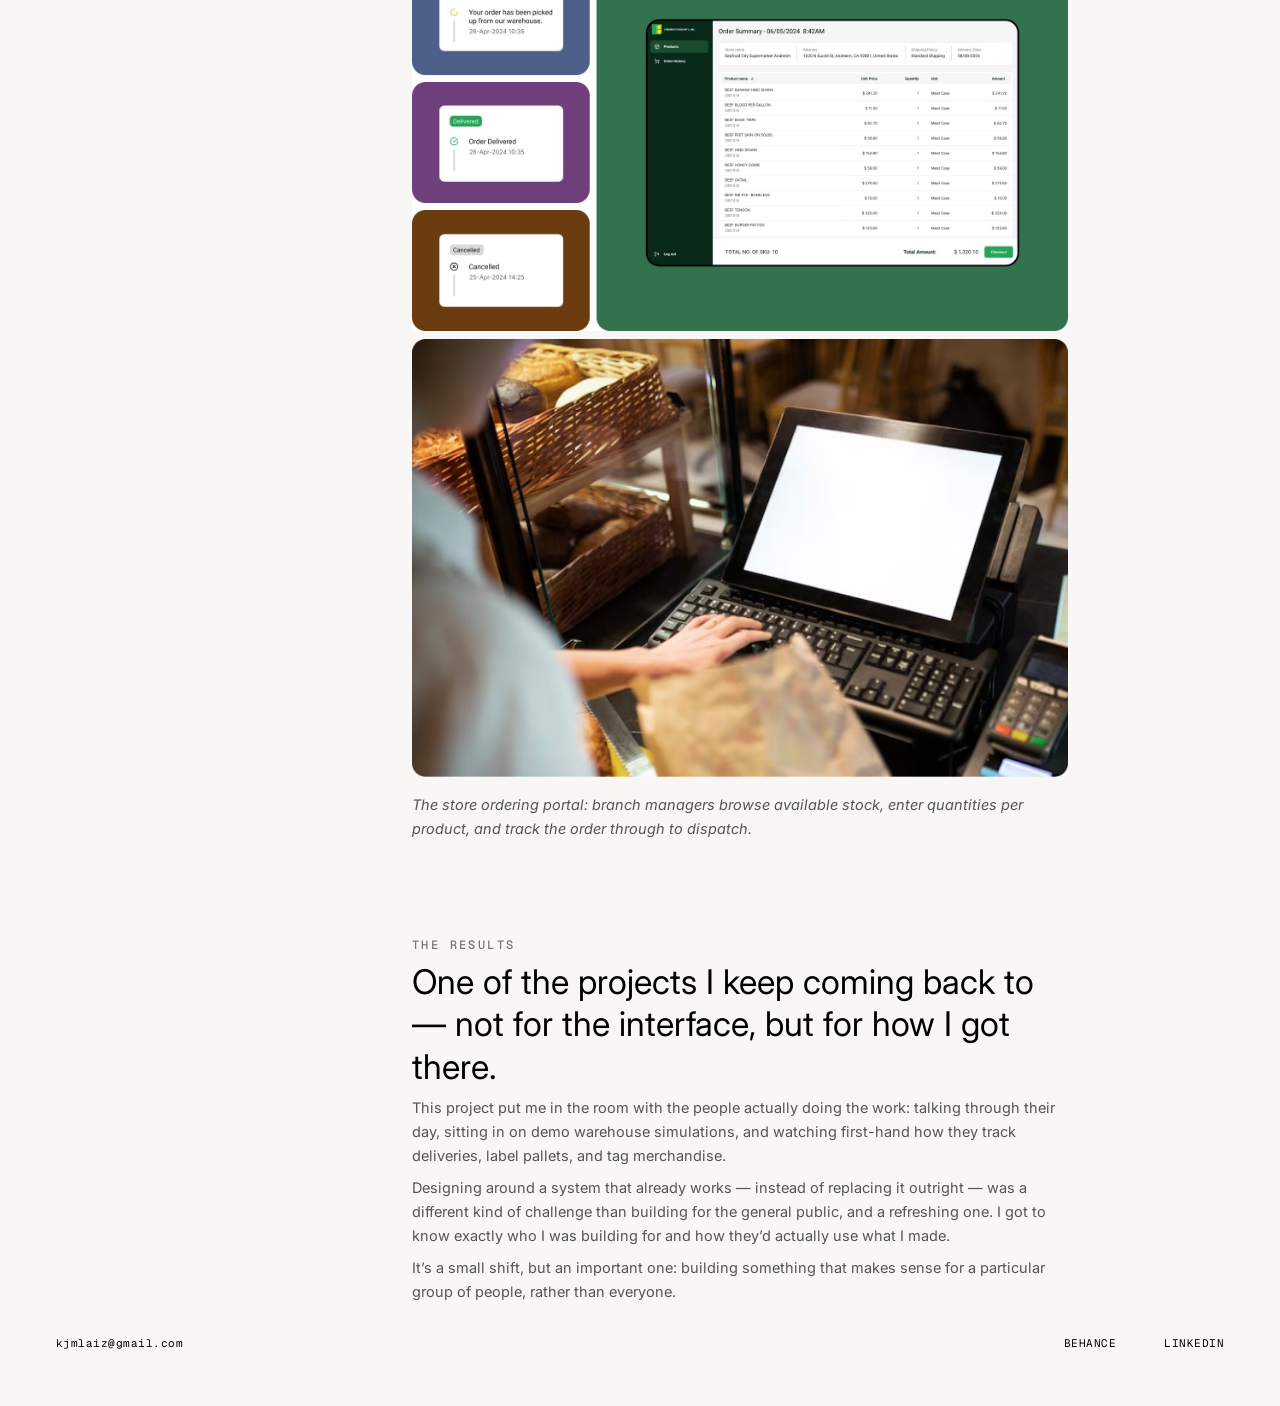
<file: case-sfc.html>
<!DOCTYPE html>
<html lang="en">
<head>
<meta charset="UTF-8" />
<meta name="viewport" content="width=device-width, initial-scale=1.0" />
<title>Building a Seamless Warehouse Operating System for Seafood City — Kai Laiz</title>
<link rel="preconnect" href="https://fonts.googleapis.com" />
<link rel="preconnect" href="https://fonts.gstatic.com" crossorigin />
<link href="https://fonts.googleapis.com/css2?family=Geist+Mono:wght@400;500&family=Inter:wght@400;500;600&display=swap" rel="stylesheet" />
<link rel="stylesheet" href="styles.css" />
</head>
<body>

  <header class="site-header">
    <div class="brand mono"><img class="brand__mark" src="assets/logo-mark.svg" alt="" /><span>Kai Laiz</span></div>
    <nav class="nav mono">
      <a href="index.html#work">Work</a>
      <a href="index.html#about">About</a>
      <a href="index.html#contact">Contact</a>
    </nav>
  </header>

  <main class="case-study">
    <aside class="case-study__rail">
      <a class="case-study__back" href="index.html#work">&larr; Back</a>
    </aside>

    <article class="case-study__content">

      <div class="case-study__header">
        <div class="case-study__intro">
          <p class="case-study__label">SFC · 2025</p>
          <h1 class="case-study__title">Building a Seamless Warehouse Operating System for Seafood City</h1>
        </div>

        <div class="case-study__hero-plain">
          <img src="assets/sfc2-hero.jpg" alt="Zebra handheld scanner showing a tap-to-pay screen" />
        </div>

        <div class="case-study__meta">
          <div class="case-study__meta-item">
            <span class="case-study__label">Project</span>
            <span class="case-study__meta-value">Seafood City (SFC)</span>
          </div>
          <div class="case-study__meta-item">
            <span class="case-study__label">Category</span>
            <span class="case-study__meta-value">Enterprise / Logistics</span>
          </div>
          <div class="case-study__meta-item">
            <span class="case-study__label">Role</span>
            <span class="case-study__meta-value">Product Designer</span>
          </div>
          <div class="case-study__meta-item">
            <span class="case-study__label">Timeline</span>
            <span class="case-study__meta-value">Jun 2024 – Sep 2024</span>
          </div>
          <div class="case-study__meta-item">
            <span class="case-study__label">Tools</span>
            <span class="case-study__meta-value">Figma</span>
          </div>
        </div>
      </div>

      <div class="case-study__section">
        <p class="case-study__label">Overview</p>
        <h2 class="case-study__heading">SFC's warehouse ran on an outdated Odoo setup, held together by manual entry and employee workarounds.</h2>
        <p class="case-study__body">The goal was a seamless, all-in-one warehouse management app — one system built for everyone a product passes through on its way to a store shelf, from the delivery truck driver at the dock to the receiving manager at the branch.</p>

        <figure class="case-study__figure">
          <img src="assets/sfc2-odoo.jpg" alt="Odoo inventory overview list and transfer detail screen with operations and product list" />
          <figcaption class="case-study__caption">Previews of their existing inventory system. Most of which are heavy on filter and controls setup before a shift starts, or will have to be accessed in the middle of an inventory process to update stocks.</figcaption>
        </figure>
      </div>

      <div class="case-study__section">
        <p class="case-study__label">The Challenge</p>
        <h2 class="case-study__heading">The people using this app every day aren&rsquo;t sitting at a desk.</h2>
        <p class="case-study__body">Most of the workday for warehouse staff is spent browsing through lists of products, and checking and re-checking labels, pallet numbers, and shelf designations — standing, moving, often against the clock. A number of them are older workers too, so legibility, low-clutter, and highly accessible interface weren&rsquo;t a preference, they were a requirement. Every screen had to hold up on an actual warehouse floor, not just in a design review.</p>

        <figure class="case-study__figure">
          <img src="assets/sfc2-gloved-hand.jpg" alt="Gloved hand operating a handheld barcode scanner device" />
          <figcaption class="case-study__caption">Most in-house warehouse staff would be gloved most of the time, so we also have to account for their input preferences and make it as accessible for them as possible.</figcaption>
        </figure>
      </div>

      <div class="case-study__section">
        <p class="case-study__label">The Workflow</p>
        <h2 class="case-study__heading">The companion app is where the warehousing actually happens.</h2>
        <p class="case-study__body">The mobile app is the primary tool for warehouse stocking: receiving incoming pallets, tagging merchandise, and assigning stock to specific pallet and shelf numbers within zoned, labelled areas of the warehouse. The companion app runs in an android device, plugged-in through a barcode scanner.</p>
        <p class="case-study__body">Screens like the receiving keypad lean on oversized numerals, single-purpose buttons, and few competing actions at once — designed around hands that are often full and eyes that are tired by the end of a shift, not a phone held at arm&rsquo;s length in a coffee shop.</p>

        <figure class="case-study__figure">
          <img src="assets/sfc2-workflow-phone.jpg" alt="Hand holding the companion device showing the main menu: Receiving, Tagging, Stocking, Picking, Packing" />
        </figure>

        <div class="case-study__bento">
          <div class="case-study__bento-card case-study__bento-card--1">
            <video src="assets/sfc-bento-scan-location.mp4" autoplay loop muted playsinline></video>
          </div>
          <div class="case-study__bento-col">
            <div class="case-study__bento-card case-study__bento-card--2a">
              <video src="assets/sfc-bento-packages.mp4" autoplay loop muted playsinline></video>
            </div>
            <div class="case-study__bento-card case-study__bento-card--2b">
              <video src="assets/sfc-bento-signatures.mp4" autoplay loop muted playsinline></video>
            </div>
          </div>
          <div class="case-study__bento-card case-study__bento-card--3">
            <video src="assets/sfc-bento-print.mp4" autoplay loop muted playsinline></video>
          </div>
        </div>

        <figure class="case-study__figure">
          <img src="assets/sfc2-workflow-grid.jpg" alt="Grid of every screen in the receiving, tagging, stocking, picking, packing, and dispatch flow" />
        </figure>
      </div>

      <div class="case-study__pullquote">
        <p>Receiving a delivery: confirming quantities against the purchase order, capturing signatures from the truck driver and receiver, then printing a pallet tag with its destination branch and QR code.</p>
      </div>

      <div class="case-study__section">
        <p class="case-study__label">Package Dispatching</p>
        <h2 class="case-study__heading">A portal for the other side of the order.</h2>
        <p class="case-study__body">Store ordering happens through a separate, browser-based portal. A branch manager places an order directly against live warehouse stock, then tracks it in the open — from order placement, through picking and packaging, to dispatch — without needing to call the warehouse to ask where it stands.</p>

        <figure class="case-study__figure">
          <img src="assets/sfc2-portal-cards.jpg" alt="Order tracking cards showing delivery in transit, delivered, and cancelled states, next to the store ordering portal" />
        </figure>

        <figure class="case-study__figure">
          <img src="assets/sfc2-implementation-photo.jpg" alt="Warehouse staff member reviewing a dispatch order on a laptop" />
          <figcaption class="case-study__caption">The store ordering portal: branch managers browse available stock, enter quantities per product, and track the order through to dispatch.</figcaption>
        </figure>
      </div>

      <div class="case-study__section">
        <p class="case-study__label">The Results</p>
        <h2 class="case-study__heading">One of the projects I keep coming back to — not for the interface, but for how I got there.</h2>
        <p class="case-study__body">This project put me in the room with the people actually doing the work: talking through their day, sitting in on demo warehouse simulations, and watching first-hand how they track deliveries, label pallets, and tag merchandise.</p>
        <p class="case-study__body">Designing around a system that already works — instead of replacing it outright — was a different kind of challenge than building for the general public, and a refreshing one. I got to know exactly who I was building for and how they&rsquo;d actually use what I made.</p>
        <p class="case-study__body">It&rsquo;s a small shift, but an important one: building something that makes sense for a particular group of people, rather than everyone.</p>
      </div>

    </article>
  </main>

  <footer id="contact" class="site-footer">
    <div class="footer__email mono"><a href="mailto:kjmlaiz@gmail.com">kjmlaiz@gmail.com</a></div>
    <nav class="footer__nav mono">
      <a href="https://www.behance.net/kailaiz" target="_blank" rel="noopener">Behance</a>
      <a href="https://www.linkedin.com/in/karyl-laiz-1228159b/" target="_blank" rel="noopener">LinkedIn</a>
    </nav>
  </footer>

  <script>
    (function () {
      var video = document.querySelector('.case-study__bento-card--1 video');
      if (!video || !('IntersectionObserver' in window)) return;
      var observer = new IntersectionObserver(function (entries) {
        entries.forEach(function (entry) {
          if (entry.isIntersecting) {
            video.play().catch(function () {});
          }
        });
      }, { threshold: 0.25 });
      observer.observe(video);
    })();
  </script>
</body>
</html>
</file>
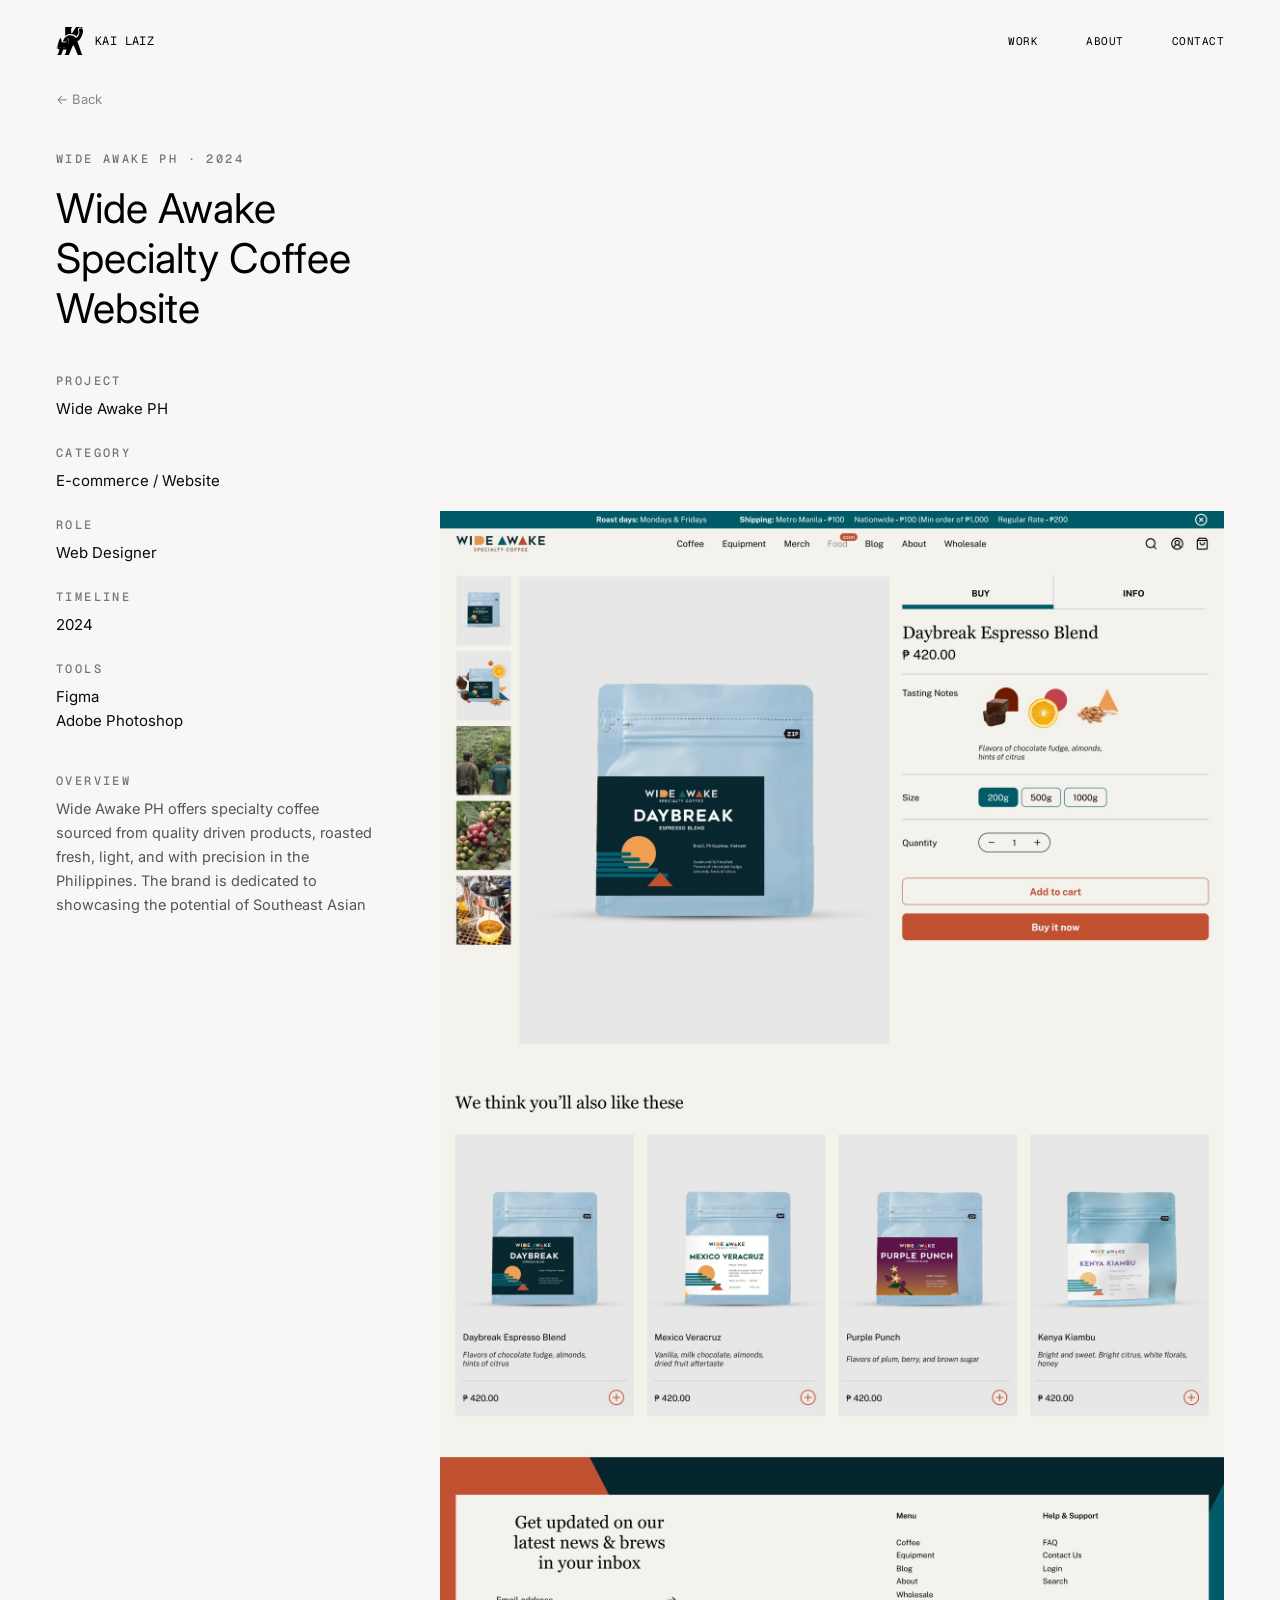
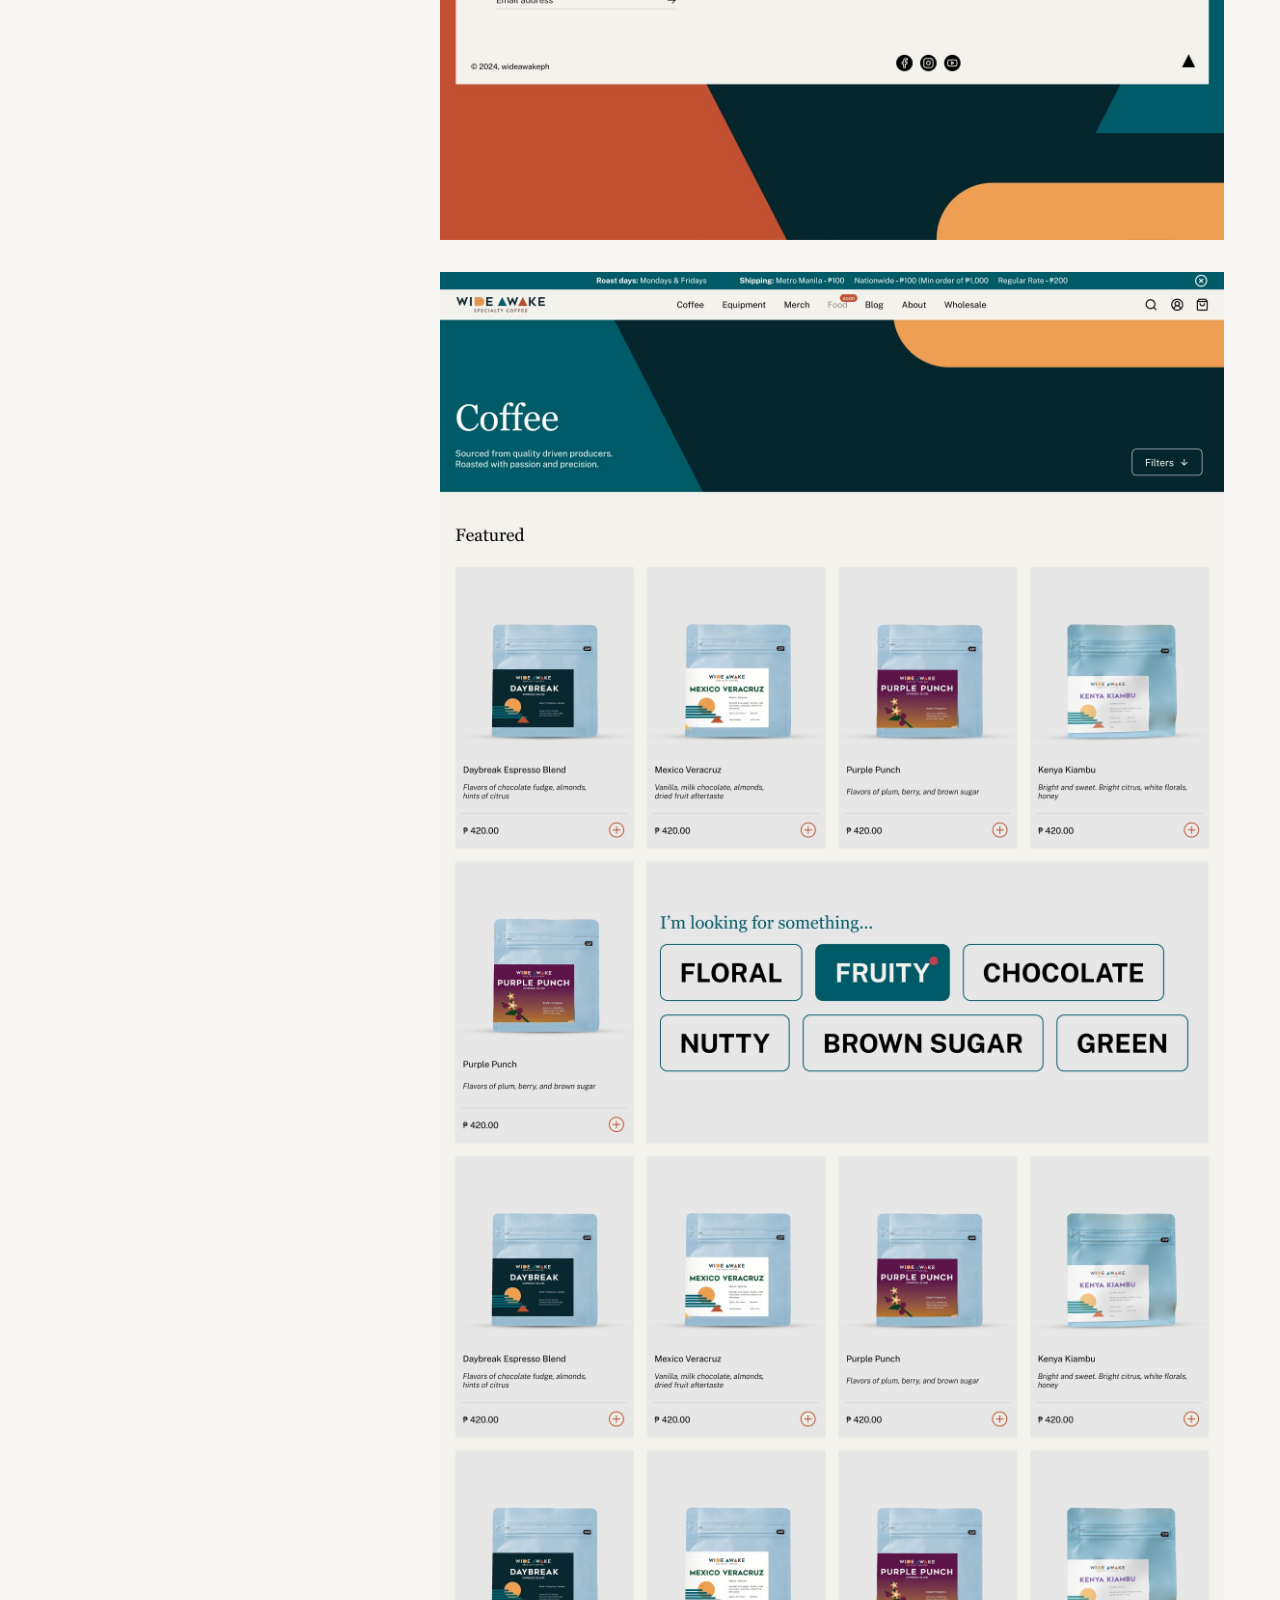
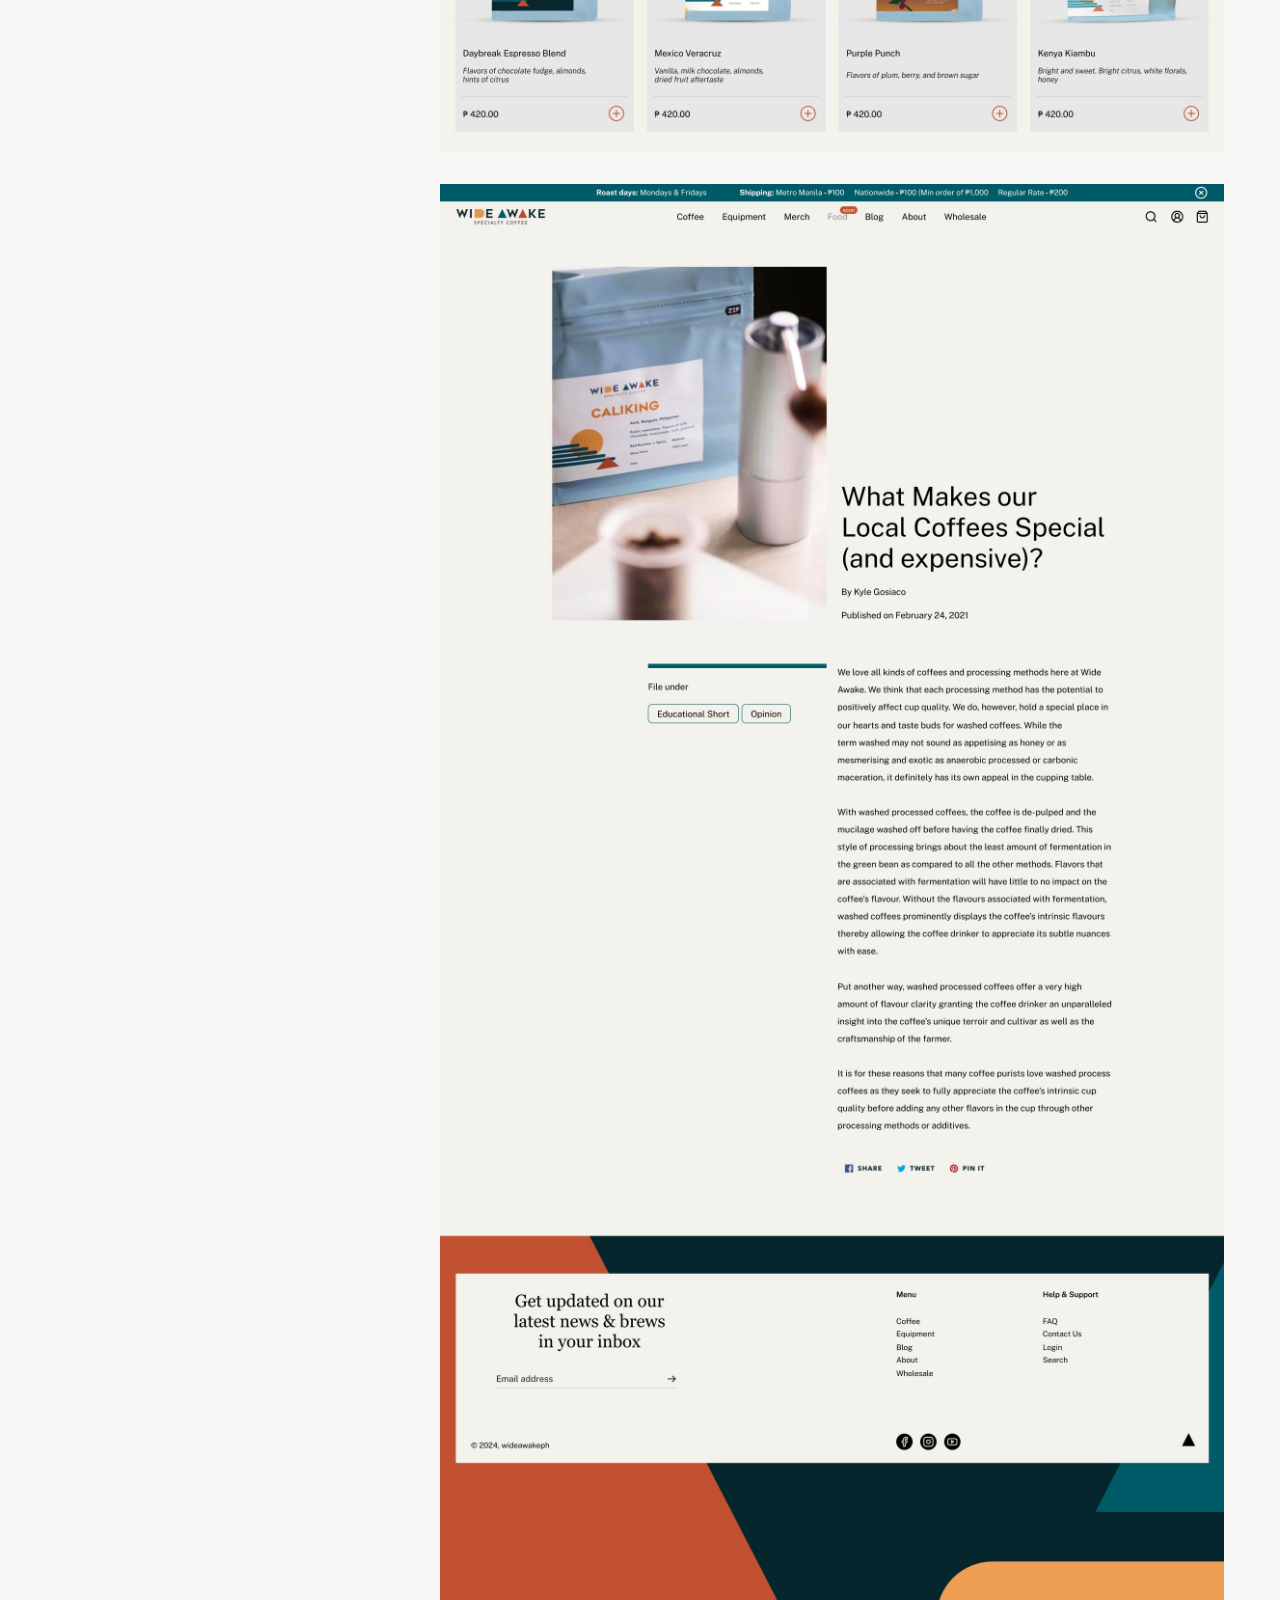
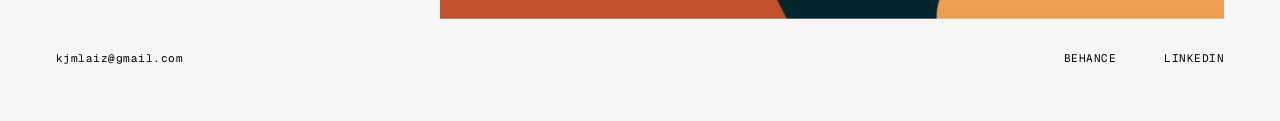
<file: case-wideawake.html>
<!DOCTYPE html>
<html lang="en">
<head>
<meta charset="UTF-8" />
<meta name="viewport" content="width=device-width, initial-scale=1.0" />
<title>Wide Awake Specialty Coffee Website — Kai Laiz</title>
<link rel="preconnect" href="https://fonts.googleapis.com" />
<link rel="preconnect" href="https://fonts.gstatic.com" crossorigin />
<link href="https://fonts.googleapis.com/css2?family=Geist+Mono:wght@400;500&family=Inter:wght@400;500;600&display=swap" rel="stylesheet" />
<link rel="stylesheet" href="styles.css" />
</head>
<body>

  <header class="site-header">
    <div class="brand mono"><img class="brand__mark" src="assets/logo-mark.svg" alt="" /><span>Kai Laiz</span></div>
    <nav class="nav mono">
      <a href="index.html#work">Work</a>
      <a href="index.html#about">About</a>
      <a href="index.html#contact">Contact</a>
    </nav>
  </header>

  <main class="wa-case">
    <aside class="wa-case__panel">
      <a class="case-study__back" href="index.html#work">&larr; Back</a>

      <div class="wa-case__intro">
        <p class="case-study__label">Wide Awake PH · 2024</p>
        <h1 class="case-study__title">Wide Awake Specialty Coffee Website</h1>
      </div>

      <div class="wa-case__meta">
        <div class="case-study__meta-item">
          <span class="case-study__label">Project</span>
          <span class="case-study__meta-value">Wide Awake PH</span>
        </div>
        <div class="case-study__meta-item">
          <span class="case-study__label">Category</span>
          <span class="case-study__meta-value">E-commerce / Website</span>
        </div>
        <div class="case-study__meta-item">
          <span class="case-study__label">Role</span>
          <span class="case-study__meta-value">Web Designer</span>
        </div>
        <div class="case-study__meta-item">
          <span class="case-study__label">Timeline</span>
          <span class="case-study__meta-value">2024</span>
        </div>
        <div class="case-study__meta-item">
          <span class="case-study__label">Tools</span>
          <span class="case-study__meta-value">Figma<br />Adobe Photoshop</span>
        </div>
      </div>

      <div class="wa-case__section">
        <p class="case-study__label">Overview</p>
        <p class="case-study__body">Wide Awake PH offers specialty coffee sourced from quality driven products, roasted fresh, light, and with precision in the Philippines. The brand is dedicated to showcasing the potential of Southeast Asian coffee and providing thoughtfully sourced, high-quality beans.</p>
      </div>

      <div class="wa-case__section">
        <p class="case-study__label">The Brief</p>
        <p class="case-study__body">For this project, the client wanted a modern-contemporary Bauhaus feel for their e-commerce site, taking inspiration from Petra Roasting Co. and Common Man Roasters.</p>
      </div>
    </aside>

    <div class="wa-case__visuals">
      <video src="assets/wideawake-hero.mp4" autoplay loop muted playsinline></video>
      <img src="assets/wideawake-product.jpg" alt="Wide Awake product page with related products and newsletter signup" />
      <img src="assets/wideawake-coffee-page.jpg" alt="Wide Awake coffee category listing page" />
      <img src="assets/wideawake-article.jpg" alt="Wide Awake blog article page" />
    </div>
  </main>

  <footer id="contact" class="site-footer">
    <div class="footer__email mono"><a href="mailto:kjmlaiz@gmail.com">kjmlaiz@gmail.com</a></div>
    <nav class="footer__nav mono">
      <a href="https://www.behance.net/kailaiz" target="_blank" rel="noopener">Behance</a>
      <a href="https://www.linkedin.com/in/karyl-laiz-1228159b/" target="_blank" rel="noopener">LinkedIn</a>
    </nav>
  </footer>

</body>
</html>
</file>
<file: styles.css>
:root {
  --bg: #f8f7f5;
  --ink: #000000;
  --mono: 'Geist Mono', ui-monospace, 'SF Mono', Menlo, monospace;
  --sans: 'Inter', -apple-system, BlinkMacSystemFont, sans-serif;
}

* {
  box-sizing: border-box;
}

html, body {
  margin: 0;
  padding: 0;
}

body {
  background: var(--bg);
  color: var(--ink);
  font-family: var(--sans);
  -webkit-font-smoothing: antialiased;
}

a {
  color: inherit;
  text-decoration: none;
}

img {
  max-width: none;
}

.mono {
  font-family: var(--mono);
  letter-spacing: 0.48px;
  text-transform: uppercase;
}

/* ---------- Header ---------- */

.site-header {
  display: flex;
  align-items: center; /* nav centres on the logo + name row */
  justify-content: space-between;
  padding: 3vh 56px 0;
  flex-shrink: 0;
}

.brand {
  display: flex;
  align-items: center;
  gap: 12px;
  font-size: 12px;
}

.brand__mark {
  display: block;
  width: auto;
  height: 28px;
}

.nav {
  display: flex;
  align-items: center;
  gap: 48px;
}

.nav a {
  font-size: 11px;
  background: none;
  border: none;
  cursor: pointer;
}

/* ---------- Above the fold ---------- */

.above-fold {
  min-height: 100vh;
  min-height: 100svh;
  display: flex;
  flex-direction: column;
}

/* ---------- Hero ---------- */

.hero {
  flex: 1 1 auto;
  min-height: 0;
  display: flex;
  flex-direction: column;
  justify-content: center;
  padding: 2vh 56px 4vh;
  gap: 4vh;
  cursor: crosshair;
}

.hero__visual {
  align-self: center;
  position: relative;
  width: auto;
  height: 52vh;
  max-width: none;
  max-height: 600px;
}

.hero__visual.is-scrubbing {
  width: auto;
  height: 52vh;
  max-width: none;
  max-height: 600px;
}

.hero__tagline {
  max-width: 236px;
  margin: 0 0 0 calc(50vw - 56px);
  font-size: 12px;
  line-height: 19px;
  font-weight: 400;
  font-style: normal;
  text-align: left;
}

.hero__thumb {
  display: block;
  width: 100%;
  height: 100%;
  object-fit: cover;
  -webkit-user-drag: none;
  user-select: none;
}

.hero__gallery {
  display: none;
  width: auto;
  height: 100%;
  max-width: calc(100vw - 112px);
  object-fit: contain;
  -webkit-user-drag: none;
  user-select: none;
}

.hero__visual.is-scrubbing .hero__thumb {
  display: none;
}

.hero__visual.is-scrubbing .hero__gallery {
  display: block;
}

/* ---------- Cases ---------- */

.cases {
  position: relative;
  padding: 0 56px;
}

.case {
  position: sticky;
  top: 0;
  height: 100vh;
  display: flex;
  flex-direction: column;
  align-items: center;
  gap: 12px;
  padding: 80px 0;
  background: var(--bg);
}

.case:nth-of-type(1) { z-index: 1; }
.case:nth-of-type(2) { z-index: 2; }
.case:nth-of-type(3) { z-index: 3; }
.case:nth-of-type(4) { z-index: 4; }
.case:nth-of-type(5) { z-index: 5; }

.case__link {
  cursor: pointer;
}

.case__link .case__frame {
  transition: transform 0.5s cubic-bezier(0.16, 1, 0.3, 1);
}

.case__link:hover .case__frame {
  transform: scale(1.015);
}

.case__heading {
  display: flex;
  align-items: flex-start;
  justify-content: space-between;
  width: 100%;
  max-width: 1112px;
  flex-shrink: 0;
  font-size: 11px;
  line-height: 17px;
  font-weight: 400;
  font-style: normal;
  text-transform: uppercase;
  letter-spacing: 0.432px;
  transition: opacity 0.7s ease, transform 0.7s ease;
}

.case--hidden-heading .case__heading {
  opacity: 0;
  transform: translateY(10px);
}

.case.is-active .case__heading {
  opacity: 1;
  transform: translateY(0);
}

.case__mockup {
  transition: opacity 0.9s cubic-bezier(0.16, 1, 0.3, 1), transform 0.9s cubic-bezier(0.16, 1, 0.3, 1);
  opacity: 0;
  transform: scale(0.92);
}

.case.is-active .case__mockup {
  opacity: 1;
  transform: scale(1);
}

@media (prefers-reduced-motion: reduce) {
  .case__heading,
  .case__mockup {
    transition: none;
  }
}

.case__frame {
  position: relative;
  width: 100%;
  max-width: 1117px;
  flex: 1 1 auto;
  min-height: 0;
  background: #000;
  overflow: hidden;
}

.case__frame--tinkoff {
  display: flex;
  align-items: center;
  justify-content: center;
  background: linear-gradient(to bottom, #000d0d 0%, #0b2e34 49.052%, #808786 100%);
}

.case__frame--wideawake {
  display: flex;
  align-items: center;
  justify-content: center;
  background-image: url("assets/wideawake-bg.jpg");
  background-size: cover;
  background-position: center;
}

.case__frame--sfc {
  display: flex;
  align-items: center;
  justify-content: center;
  background-image: url("assets/sfc-mesh-gradient.jpg");
  background-size: cover;
  background-position: center;
}

.case__frame--earnie {
  display: flex;
  align-items: center;
  justify-content: center;
  background-image: url("assets/earnie-card-bg.jpg");
  background-size: cover;
  background-position: center;
}

.case__frame--vitale {
  display: flex;
  align-items: center;
  justify-content: center;
  background-image: url("assets/vitale-card-bg.jpg");
  background-size: cover;
  background-position: center;
}

/* Locked case: no link, custom cursor replaces the native one */

.case--locked .case__frame {
  cursor: none;
  transition: transform 0.5s cubic-bezier(0.16, 1, 0.3, 1);
}

.case--locked .case__frame:hover {
  transform: scale(1.015);
}

.case__mockup--vitale {
  width: 30%;
  max-width: 340px;
  flex-shrink: 0;
}

.case__mockup--vitale img {
  display: block;
  width: 100%;
  height: auto;
}

/* ---------- Custom cursor label ---------- */

.cursor-label {
  position: fixed;
  top: 0;
  left: 0;
  z-index: 1000;
  pointer-events: none;
  will-change: transform;
}

.cursor-label span {
  display: block;
  transform: translate(-50%, -50%) scale(0);
  opacity: 0;
  padding: 10px 16px;
  border-radius: 999px;
  background: #fff;
  color: var(--ink);
  font-size: 11px;
  line-height: 1;
  white-space: nowrap;
  transition: transform 0.45s cubic-bezier(0.16, 1, 0.3, 1), opacity 0.3s ease;
}

.cursor-label.is-visible span {
  transform: translate(-50%, -50%) scale(1);
  opacity: 1;
}

@media (hover: none) {
  .cursor-label { display: none; }
}

/* Tinkoff mockup: MacBook + iPhone */

.case__mockup--tinkoff {
  width: 640px;
  flex-shrink: 0;
}

.case__mockup--tinkoff img {
  display: block;
  width: 100%;
  height: auto;
}

.case__mockup--wideawake {
  width: 700px;
  flex-shrink: 0;
}

.case__mockup--wideawake img {
  display: block;
  width: 100%;
  height: auto;
}

.case__mockup--sfc {
  width: 37.8%;
  max-width: 420px;
  flex-shrink: 0;
}

.case__mockup--sfc img {
  display: block;
  width: 100%;
  height: auto;
}

.case__mockup--earnie {
  width: 32%;
  max-width: 360px;
  flex-shrink: 0;
}

.case__mockup--earnie img {
  display: block;
  width: 100%;
  height: auto;
}

/* ---------- Logos ---------- */

.logos {
  padding: 128px 56px;
}

.logos__grid {
  display: grid;
  grid-template-columns: repeat(4, 1fr);
  column-gap: 74px;
  row-gap: 80px;
  align-items: center;
  justify-items: center;
  max-width: 1200px;
  margin: 0 auto;
}

.logo {
  position: relative;
}

.logo img {
  display: block;
  width: 100%;
  height: 100%;
}

.logo .layer {
  position: absolute;
  width: auto;
  height: auto;
}

.logo--seafoodcity { width: 220px; height: 54px; }
.logo--devcon { width: 231px; height: 37px; }
.logo--smdc { width: 161px; height: 43px; }
.logo--vistaland { width: 143.99px; height: 65.34px; }
.logo--vistaland .layer:nth-child(1) { inset: 0 64.21% 0.37% 0.06%; }
.logo--vistaland .layer:nth-child(2) { inset: 40.25% 0.09% 8.8% 2.2%; }

.logo--ortigasland { width: 238px; height: 43px; }

.logo--dominos { width: 221px; height: 48px; }
.logo--dominos .layer:nth-child(1) { inset: 36.54% 0.01% 0.05% 24.6%; }
.logo--dominos .layer:nth-child(2) { inset: 0.05% 78.55% 1.04% 0.01%; }

.logo--wyeth { width: 129px; height: 42px; }

.logo--goldilocks { width: 196px; height: 45px; }
.logo--goldilocks .layer:nth-child(1) { inset: 5.34% 0.94% 6.79% 0.67%; }
.logo--goldilocks .layer:nth-child(2) { inset: 21.7% 82.37% 17.37% 3.95%; }

.logo--dot { width: 80px; height: 80px; }
.logo--dot img { object-fit: cover; }

.logo--dict { width: 141px; height: 72px; }
.logo--dict img { object-fit: cover; }

.logo--mazda { width: 73px; height: 65px; }

.logo--bmw { width: 68px; height: 68px; }
.logo--bmw .layer:nth-child(1) { inset: 20.37%; }
.logo--bmw .layer:nth-child(2) { inset: 0; }
.logo--bmw .layer:nth-child(3) { inset: 6.17% 13.74% 67.45% 13.72%; }

/* ---------- About ---------- */

.about {
  display: flex;
  gap: 8px;
  padding: 56px 56px 192px;
}

.about__title {
  flex: 1 0 0;
  min-width: 0;
  display: flex;
  align-items: flex-start;
  font-size: 11px;
  line-height: 19px;
}

/* The SVG has 8px of built-in padding; pull it back so the mark aligns with the page edge and body text. */
.about__logo {
  display: block;
  width: 54px;
  height: 56px;
  margin: -8px 0 0 -8px;
}

.about__greeting {
  display: flex;
  flex-direction: column;
  align-items: flex-start;
  margin-top: -2px; /* 6px below the logo frame's top, minus the logo's -8px offset */
}

.about__hi {
  font-family: var(--sans);
  font-size: 12px;
  line-height: 19px;
  letter-spacing: 0.48px;
  color: #5e6470;
  white-space: nowrap;
}

.about__name {
  font-family: 'Newsreader', Georgia, serif;
  font-weight: 700;
  font-size: 30px;
  line-height: 25px;
  color: #1a1c21;
}

.about__body {
  flex: 1 0 0;
  min-width: 0;
  font-size: 12px;
  line-height: 19px;
  font-weight: 400;
  font-style: normal;
  margin: 0;
}

/* ---------- Footer ---------- */

.site-footer {
  display: flex;
  gap: 8px;
  padding: 0 56px 56px;
}

.footer__email {
  flex: 1 0 0;
  min-width: 0;
  font-size: 11px;
  text-transform: none;
}

.footer__nav {
  flex: 1 0 0;
  min-width: 0;
  display: flex;
  align-items: center;
  justify-content: flex-end;
  gap: 48px;
}

.footer__nav a {
  font-size: 11px;
}

/* ---------- Case Study ---------- */

.case-study {
  display: flex;
  align-items: flex-start;
  gap: 96px;
  max-width: 968px;
  margin: 0 auto;
  padding: 0 56px 32px;
}

.case-study__rail {
  position: sticky;
  top: 0;
  flex-shrink: 0;
  width: 104px;
  padding-top: 32px;
}

.case-study__back {
  font-size: 13px;
  line-height: 24px;
  color: #858585;
  transition: color 0.2s ease;
}

.case-study__back:hover {
  color: var(--ink);
}

.case-study__content {
  flex: 1 1 auto;
  min-width: 0;
  max-width: 768px;
  padding-top: 32px;
  display: flex;
  flex-direction: column;
  gap: 96px;
}

.case-study__header {
  display: flex;
  flex-direction: column;
  gap: 32px;
  width: 100%;
}

.case-study__label {
  margin: 0;
  font-family: var(--mono);
  font-size: 12px;
  font-weight: 500;
  letter-spacing: 2.4px;
  text-transform: uppercase;
  color: #757575;
}

.case-study__intro {
  display: flex;
  flex-direction: column;
  gap: 16px;
  align-items: flex-start;
  text-align: left;
}

.case-study__title {
  margin: 0;
  font-family: var(--sans);
  font-weight: 400;
  font-size: 41px;
  line-height: 1.22;
  color: var(--ink);
}

.case-study__hero {
  width: 100%;
  background: linear-gradient(to bottom, #000d0d 0%, #0b2e34 49.052%, #808786 100%);
}

.case-study__hero img {
  display: block;
  width: 100%;
  height: auto;
}

.case-study__hero--phone {
  display: flex;
  align-items: center;
  justify-content: center;
  padding: 64px 0;
}

.case-study__hero--phone img {
  width: auto;
  max-width: 320px;
  height: auto;
}

.case-study__hero-plain {
  width: 100%;
}

.case-study__hero-plain img {
  display: block;
  width: 100%;
  height: auto;
}

.case-study__meta {
  display: flex;
  align-items: flex-start;
  justify-content: space-between;
  gap: 24px;
  width: 100%;
}

.case-study__meta-item {
  display: flex;
  flex-direction: column;
  gap: 8px;
}

.case-study__meta-value {
  font-size: 15px;
  line-height: 24px;
  color: #0a0a0a;
}

.case-study__section {
  display: flex;
  flex-direction: column;
  gap: 8px;
  width: 100%;
}

.case-study__heading {
  margin: 0;
  font-family: var(--sans);
  font-weight: 400;
  font-size: 34px;
  line-height: 1.25;
  color: var(--ink);
}

.case-study__body {
  margin: 0;
  font-size: 14.5px;
  line-height: 24px;
  color: #545454;
}

.case-study__body a,
.case-study__heading a {
  color: inherit;
  text-decoration: underline;
  text-underline-offset: 2px;
}

.case-study__list {
  margin: 0;
  padding-left: 22px;
  display: flex;
  flex-direction: column;
  gap: 8px;
  font-size: 14.5px;
  line-height: 24px;
  color: #545454;
}

.case-study__figure {
  display: flex;
  flex-direction: column;
  gap: 16px;
  width: 100%;
  margin: 0;
}

.case-study__figure img {
  display: block;
  width: 100%;
  height: auto;
}

.case-study__figure-row {
  display: flex;
  justify-content: center;
  gap: 24px;
  width: 100%;
}

.case-study__figure-row img {
  display: block;
  width: auto;
  max-width: 280px;
  height: auto;
}

.case-study__figure-crop {
  position: relative;
  width: 100%;
  aspect-ratio: 769 / 485;
  overflow: hidden;
}

.case-study__figure-crop img {
  position: absolute;
  top: 0;
  left: 0;
  width: 100%;
  height: auto;
}

.case-study__caption {
  margin: 0;
  font-size: 14.5px;
  line-height: 24px;
  font-style: italic;
  color: #545454;
}

.case-study__bento {
  display: flex;
  align-items: flex-start;
  gap: 6px;
  width: 100%;
}

.case-study__bento-card {
  background: #ebeaea;
  border-radius: 16px;
  min-width: 0;
}

.case-study__bento-card--1 {
  flex: 268 1 0%;
  aspect-ratio: 268 / 292;
  background: #fff; /* matches the video's own white background so the letterbox is invisible */
  overflow: hidden;
  position: relative;
}

/* Absolutely positioned so the video's intrinsic size can't stretch the card;
   it scales down to fit inside the card's fixed aspect ratio. */
.case-study__bento-card--1 video {
  position: absolute;
  inset: 4%;
  display: block;
  width: 92%;
  height: 92%;
  object-fit: contain;
}

.case-study__bento-col {
  display: flex;
  flex-direction: column;
  gap: 8px;
  flex: 208 1 0%;
  min-width: 0;
}

.case-study__bento-card--2a,
.case-study__bento-card--2b {
  width: 100%;
  aspect-ratio: 208 / 142;
}

/* The packages, signatures and print videos are authored at their card's exact ratio
   with their own grey background, so they fill the card; the card's radius clips their corners. */
.case-study__bento-card--2a,
.case-study__bento-card--2b,
.case-study__bento-card--3 {
  position: relative;
  overflow: hidden;
  background: #e8e8e8;
}

.case-study__bento-card--2a video,
.case-study__bento-card--2b video,
.case-study__bento-card--3 video {
  position: absolute;
  inset: -1px; /* 1px overscan hides the video's dark corner antialiasing */
  display: block;
  width: calc(100% + 2px);
  height: calc(100% + 2px);
  object-fit: contain;
}

.case-study__bento-card--3 {
  flex: 280 1 0%;
  aspect-ratio: 280 / 292;
}

.case-study__pullquote {
  border-left: 6px solid #545454;
  padding-left: 24px;
  max-width: 768px;
  margin: 0 auto;
  width: 100%;
}

.case-study__pullquote p {
  margin: 0;
  font-size: 18px;
  line-height: 32px;
  font-weight: 600;
  color: #545454;
}

/* ---------- Wide Awake Case Study (sticky split layout) ---------- */

.wa-case {
  display: flex;
  align-items: flex-start;
  gap: 64px;
  padding: 32px 56px;
}

.wa-case__panel {
  position: sticky;
  top: 32px;
  flex: 0 0 320px;
  width: 320px;
  max-height: calc(100vh - 64px);
  overflow-y: auto;
  display: flex;
  flex-direction: column;
  gap: 40px;
  scrollbar-width: none;
  -ms-overflow-style: none;
}

.wa-case__panel::-webkit-scrollbar {
  display: none;
}

.wa-case__intro {
  display: flex;
  flex-direction: column;
  gap: 16px;
}

.wa-case__meta {
  display: flex;
  flex-direction: column;
  gap: 24px;
}

.wa-case__section {
  display: flex;
  flex-direction: column;
  gap: 8px;
}

.wa-case__visuals {
  flex: 1 1 auto;
  min-width: 0;
  display: flex;
  flex-direction: column;
  gap: 32px;
}

.wa-case__visuals img,
.wa-case__visuals video {
  display: block;
  width: 100%;
  height: auto;
}

/* EARNie case study: wider panel for denser copy */

.wa-case--wide {
  gap: 32px;
}

.wa-case--wide .wa-case__panel {
  flex: 0 0 547px;
  width: 547px;
  gap: 32px;
}

.wa-case--wide .wa-case__meta {
  gap: 16px;
}
</file>
